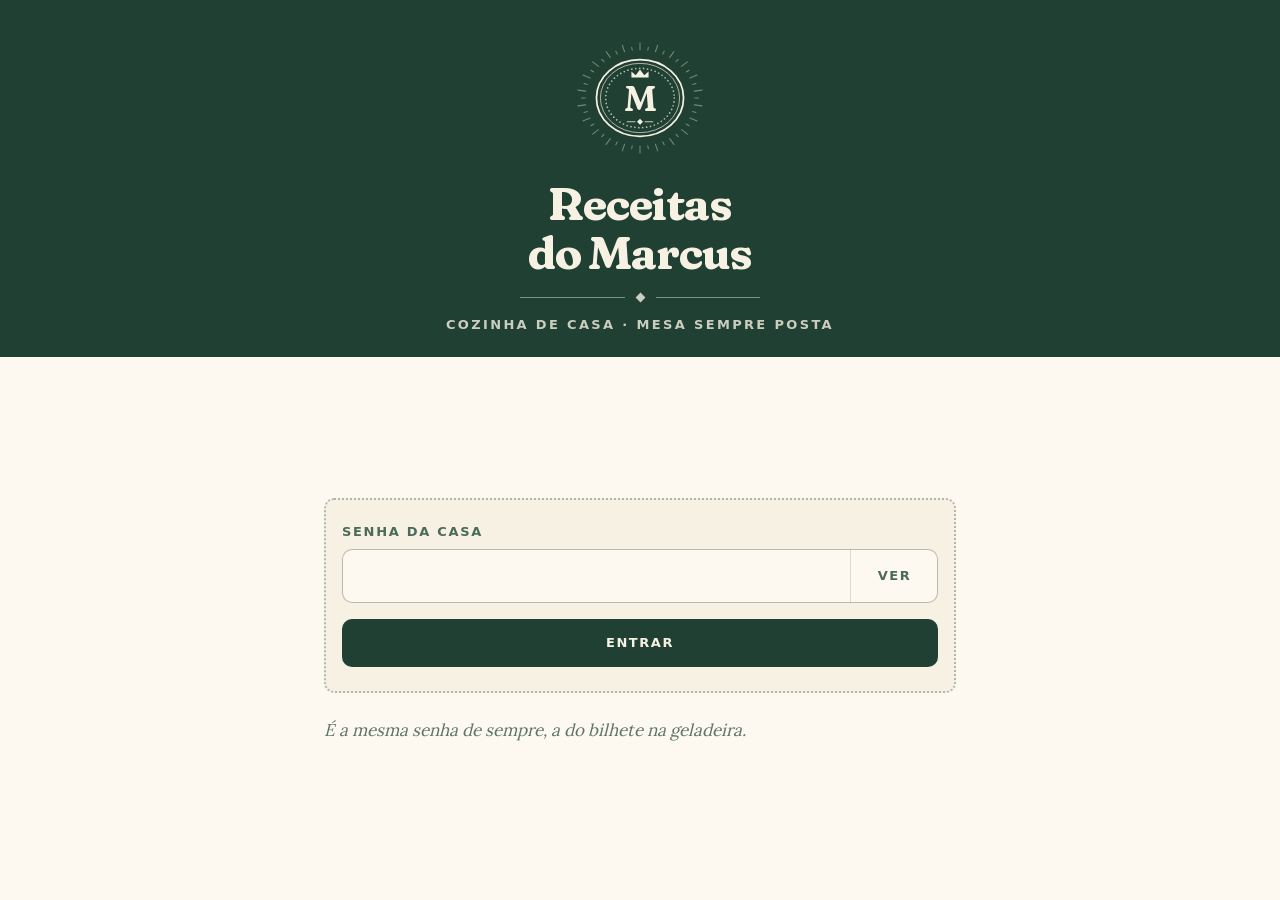
<file: index.html>
<!doctype html>
<html lang="pt-BR">
<head>
<meta charset="utf-8">
<meta name="viewport" content="width=device-width, initial-scale=1, viewport-fit=cover">
<meta name="theme-color" content="#1F4032">
<meta name="description" content="As receitas da casa, para usar na cozinha.">
<meta name="apple-mobile-web-app-capable" content="yes">
<meta name="apple-mobile-web-app-status-bar-style" content="black-translucent">
<meta name="apple-mobile-web-app-title" content="Receitas">
<title>Receitas do Marcus</title>
<link rel="manifest" href="./manifest.webmanifest">
<link rel="icon" href="./icone-192.png" sizes="192x192">
<link rel="apple-touch-icon" href="./icone-192.png">
<link rel="preload" href="./fontes/Fraunces.woff2" as="font" type="font/woff2" crossorigin>
<link rel="preload" href="./fontes/Lora.woff2" as="font" type="font/woff2" crossorigin>
<link rel="stylesheet" href="./estilo/base.css">
<link rel="stylesheet" href="./estilo/componentes.css">
<link rel="stylesheet" href="./estilo/entrada.css">
<link rel="stylesheet" href="./estilo/indice.css">
<link rel="stylesheet" href="./estilo/receita.css">
<link rel="stylesheet" href="./estilo/ingredientes.css">
<link rel="stylesheet" href="./estilo/passos.css">
<link rel="stylesheet" href="./estilo/lista.css">
<link rel="stylesheet" href="./estilo/semana.css">
<link rel="stylesheet" href="./estilo/ditado.css">
<link rel="stylesheet" href="./estilo/incluir.css">
</head>
<body>
  <main id="app" aria-live="polite"></main>
  <script type="module" src="./js/principal.js"></script>
</body>
</html>
</file>
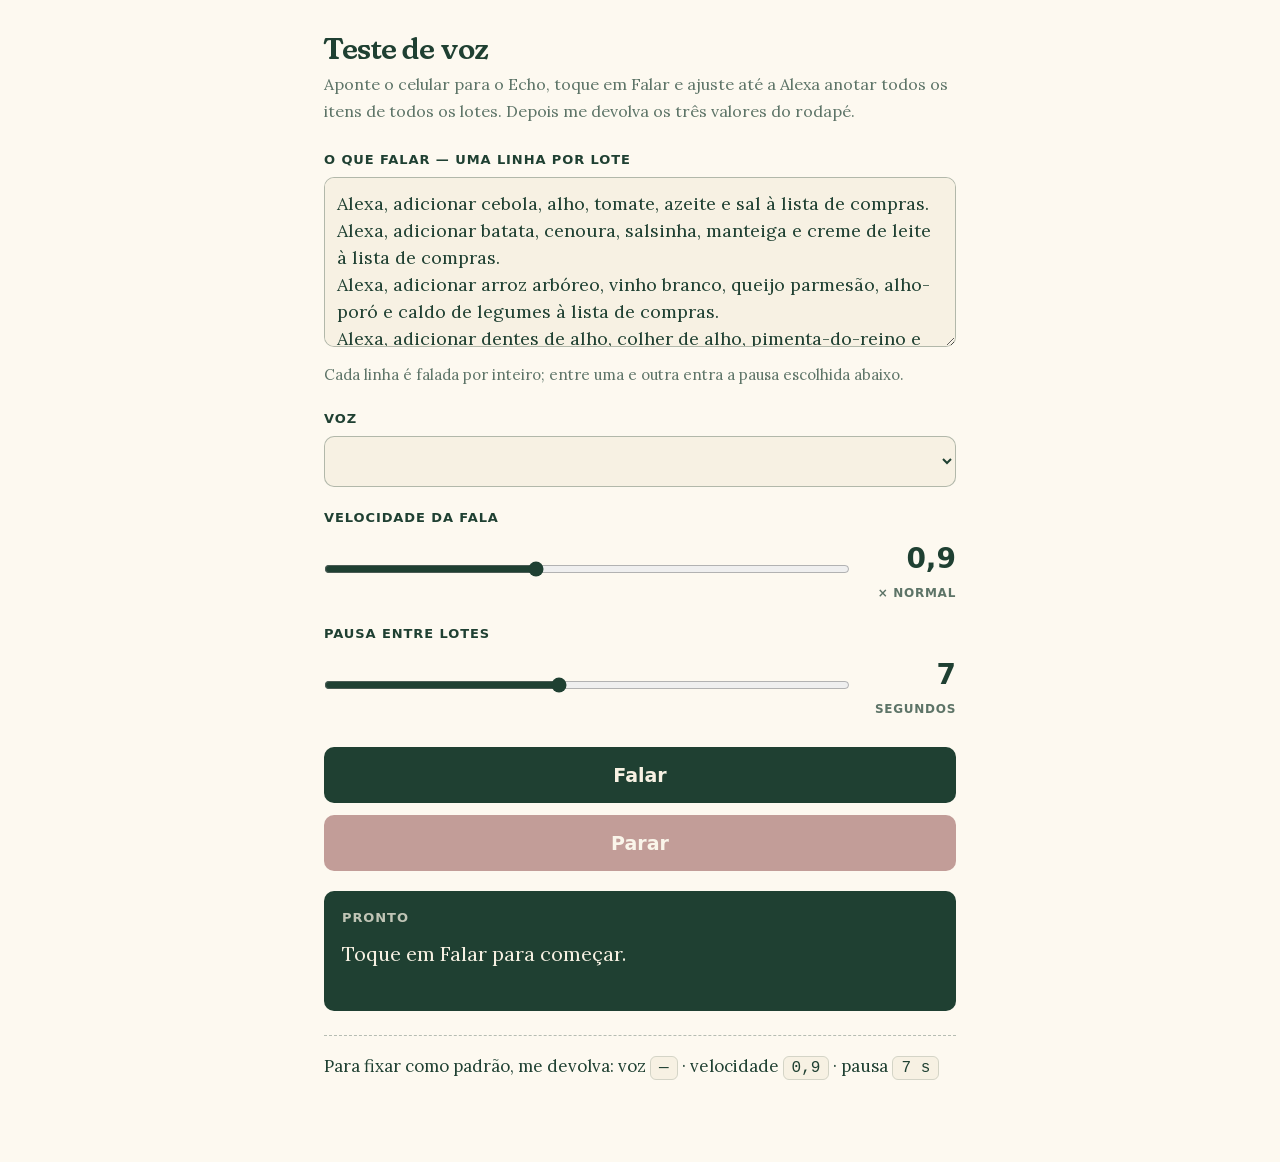
<file: teste-voz.html>
<!doctype html>
<html lang="pt-BR">
<head>
<meta charset="utf-8">
<meta name="viewport" content="width=device-width, initial-scale=1">
<title>Teste de voz — calibração contra o Echo</title>
<style>
  /* Página avulsa de calibração. Vive fora do app e morre depois do acerto:
     os três números lidos aqui viram o padrão do ditado. */
  @font-face {
    font-family: 'Fraunces';
    src: url('fontes/Fraunces.woff2') format('woff2-variations');
    font-weight: 100 900;
    font-display: swap;
  }
  @font-face {
    font-family: 'Lora';
    src: url('fontes/Lora.woff2') format('woff2-variations');
    font-weight: 400 700;
    font-display: swap;
  }

  :root {
    --papel: #f7f1e3;
    --papel-fundo: #fdf9f0;
    --verde: #1f4032;
    --verde-claro: #4a6b5a;
    --bordo: #7b2e2e;
    --linha: color-mix(in srgb, var(--verde) 16%, transparent);
    --linha-forte: color-mix(in srgb, var(--verde) 32%, transparent);
    --tinta-fraca: color-mix(in srgb, var(--verde) 72%, transparent);
  }

  * { box-sizing: border-box; }
  html { -webkit-text-size-adjust: 100%; text-size-adjust: 100%; }
  body {
    margin: 0;
    background: var(--papel-fundo);
    color: var(--verde);
    font-family: 'Lora', Georgia, serif;
    font-size: 19px;
    line-height: 1.7;
    -webkit-tap-highlight-color: transparent;
  }
  main { max-width: 42rem; margin: 0 auto; padding: 20px 20px 64px; }

  h1 {
    font-family: 'Fraunces', Georgia, serif;
    font-variation-settings: 'SOFT' 90, 'WONK' 1, 'opsz' 48;
    font-weight: 600;
    line-height: 1.15;
    letter-spacing: -0.015em;
    margin: 12px 0 4px;
    font-size: 30px;
  }
  .linha-fina { color: var(--tinta-fraca); font-size: 16px; margin: 0 0 24px; }

  .rotulo {
    font-family: ui-sans-serif, system-ui, sans-serif;
    font-size: 13px;
    font-weight: 600;
    text-transform: uppercase;
    letter-spacing: 0.07em;
    display: block;
    margin: 0 0 6px;
  }
  .campo { margin: 0 0 20px; }

  textarea, select {
    width: 100%;
    font: inherit;
    font-size: 18px;
    color: var(--verde);
    background: var(--papel);
    border: 1px solid var(--linha-forte);
    border-radius: 10px;
    padding: 12px;
  }
  textarea { min-height: 170px; line-height: 1.5; resize: vertical; }
  select { min-height: 48px; }
  .nota { font-size: 15px; color: var(--tinta-fraca); margin: 6px 0 0; }

  /* aviso de voz: só aparece quando não há voz pt-BR */
  .aviso {
    background: color-mix(in srgb, var(--bordo) 8%, var(--papel));
    border: 1px solid color-mix(in srgb, var(--bordo) 35%, transparent);
    border-radius: 10px;
    padding: 12px 14px;
    font-size: 16px;
    margin: 8px 0 0;
  }
  .aviso strong { color: var(--bordo); }
  [hidden] { display: none !important; }

  /* controles deslizantes com o número grande ao lado */
  .ajuste { display: grid; grid-template-columns: 1fr 92px; gap: 14px; align-items: center; }
  .ajuste output {
    font-family: ui-sans-serif, system-ui, sans-serif;
    font-weight: 700;
    font-size: 28px;
    text-align: right;
    font-variant-numeric: tabular-nums;
  }
  .ajuste output small {
    display: block;
    font-size: 12px;
    font-weight: 600;
    color: var(--tinta-fraca);
    text-transform: uppercase;
    letter-spacing: 0.06em;
  }
  input[type='range'] {
    width: 100%;
    height: 48px;              /* alvo de toque inteiro */
    margin: 0;
    accent-color: var(--verde);
    background: transparent;
  }

  .botoes { display: grid; gap: 12px; margin: 28px 0 20px; }
  button {
    font-family: ui-sans-serif, system-ui, sans-serif;
    font-size: 19px;
    font-weight: 700;
    min-height: 56px;
    border-radius: 10px;
    border: none;
    cursor: pointer;
  }
  .falar { background: var(--verde); color: var(--papel); }
  .parar { background: var(--bordo); color: var(--papel); }
  button:disabled { opacity: 0.45; cursor: default; }

  /* palco: o que está saindo pelo alto-falante, e a contagem da pausa */
  .palco {
    background: var(--verde);
    color: var(--papel);
    border-radius: 10px;
    padding: 16px 18px;
    min-height: 120px;
  }
  .palco .rotulo { color: color-mix(in srgb, var(--papel) 75%, transparent); margin-bottom: 8px; }
  .palco p { margin: 0; font-size: 20px; }
  .palco .contagem {
    font-family: ui-sans-serif, system-ui, sans-serif;
    font-weight: 700;
    font-size: 26px;
    margin-top: 8px;
    font-variant-numeric: tabular-nums;
  }

  /* o recibo: os três números para devolver, escritos por extenso */
  .recibo {
    margin-top: 24px;
    border-top: 1px dashed var(--linha-forte);
    padding-top: 16px;
    font-size: 17px;
  }
  .recibo code {
    font-family: ui-monospace, Consolas, monospace;
    font-size: 16px;
    background: var(--papel);
    border: 1px solid var(--linha);
    border-radius: 6px;
    padding: 2px 8px;
  }
</style>
</head>
<body>
<main>
  <h1>Teste de voz</h1>
  <p class="linha-fina">Aponte o celular para o Echo, toque em Falar e ajuste até a Alexa
    anotar todos os itens de todos os lotes. Depois me devolva os três valores do rodapé.</p>

  <div class="campo">
    <label class="rotulo" for="texto">O que falar — uma linha por lote</label>
    <textarea id="texto" spellcheck="false">Alexa, adicionar cebola, alho, tomate, azeite e sal à lista de compras.
Alexa, adicionar batata, cenoura, salsinha, manteiga e creme de leite à lista de compras.
Alexa, adicionar arroz arbóreo, vinho branco, queijo parmesão, alho-poró e caldo de legumes à lista de compras.
Alexa, adicionar dentes de alho, colher de alho, pimenta-do-reino e noz-moscada à lista de compras.</textarea>
    <p class="nota">Cada linha é falada por inteiro; entre uma e outra entra a pausa escolhida abaixo.</p>
  </div>

  <div class="campo">
    <label class="rotulo" for="voz">Voz</label>
    <select id="voz"></select>
    <p class="aviso" id="aviso-sem-pt" hidden>
      <strong>Nenhuma voz em português do Brasil neste aparelho.</strong>
      No Android: Configurações → Sistema → Idiomas → Saída de conversão de texto em voz →
      ícone de engrenagem do mecanismo do Google → Instalar dados de voz → português (Brasil).
      Depois volte aqui e recarregue a página.
    </p>
    <p class="aviso" id="aviso-sem-fala" hidden>
      <strong>Este navegador não sabe falar</strong> (não tem <code>speechSynthesis</code>).
      Abra esta página no Chrome do celular.
    </p>
  </div>

  <div class="campo">
    <span class="rotulo">Velocidade da fala</span>
    <div class="ajuste">
      <!-- 0,9 e 7 s: os números que o Echo aprovou na calibração de 14/08/2026 -->
      <input id="velocidade" type="range" min="0.7" max="1.2" step="0.05" value="0.9"
             aria-label="Velocidade da fala, de 0,7 a 1,2">
      <output id="velocidade-valor" for="velocidade"></output>
    </div>
  </div>

  <div class="campo">
    <span class="rotulo">Pausa entre lotes</span>
    <div class="ajuste">
      <input id="pausa" type="range" min="3" max="12" step="1" value="7"
             aria-label="Pausa entre lotes, de 3 a 12 segundos">
      <output id="pausa-valor" for="pausa"></output>
    </div>
  </div>

  <div class="botoes">
    <button class="falar" id="falar" type="button">Falar</button>
    <button class="parar" id="parar" type="button" disabled>Parar</button>
  </div>

  <div class="palco">
    <span class="rotulo" id="estado">Pronto</span>
    <p id="frase-atual">Toque em Falar para começar.</p>
    <p class="contagem" id="contagem" hidden></p>
  </div>

  <p class="recibo">Para fixar como padrão, me devolva:
    voz <code id="recibo-voz">—</code> ·
    velocidade <code id="recibo-velocidade">—</code> ·
    pausa <code id="recibo-pausa">—</code>
  </p>
</main>

<script>
  'use strict';

  const $ = (id) => document.getElementById(id);
  const numeroBr = (n) => n.toLocaleString('pt-BR', { minimumFractionDigits: 0, maximumFractionDigits: 2 });

  const suportado = 'speechSynthesis' in window;
  if (!suportado) {
    $('aviso-sem-fala').hidden = false;
    $('falar').disabled = true;
  }

  // ------------------------------------------------------------------ vozes
  // getVoices() costuma vir vazio na primeira chamada: escuta voiceschanged e
  // insiste algumas vezes, porque nem todo Android dispara o evento.
  const seletorVoz = $('voz');
  let vozes = [];

  function carregarVozes() {
    if (!suportado) return;
    const achadas = speechSynthesis.getVoices();
    if (!achadas.length) return;
    vozes = achadas;

    // pt-BR primeiro, depois outros portugueses, depois o resto
    const peso = (v) => (v.lang === 'pt-BR' ? 0 : v.lang && v.lang.startsWith('pt') ? 1 : 2);
    const ordenadas = [...vozes].sort((a, b) => peso(a) - peso(b) || a.name.localeCompare(b.name));

    const escolhida = seletorVoz.value;
    seletorVoz.replaceChildren(
      ...ordenadas.map((v) => {
        const opcao = document.createElement('option');
        opcao.value = v.name;
        opcao.textContent = `${v.name} — ${v.lang}${v.localService ? '' : ' (rede)'}`;
        return opcao;
      })
    );
    // mantém a escolha anterior se ela ainda existir; senão, a melhor pt
    if (escolhida && ordenadas.some((v) => v.name === escolhida)) seletorVoz.value = escolhida;

    $('aviso-sem-pt').hidden = ordenadas.length > 0 && peso(ordenadas[0]) < 2;
    atualizarRecibo();
  }

  if (suportado) {
    speechSynthesis.addEventListener('voiceschanged', carregarVozes);
    carregarVozes();
    let tentativas = 0;
    const insistencia = setInterval(() => {
      tentativas += 1;
      if (vozes.length || tentativas > 20) clearInterval(insistencia);
      else carregarVozes();
    }, 250);
  }

  // --------------------------------------------------------------- controles
  function atualizarRecibo() {
    const v = Number($('velocidade').value);
    const p = Number($('pausa').value);
    $('velocidade-valor').innerHTML = `${numeroBr(v)}<small>× normal</small>`;
    $('pausa-valor').innerHTML = `${p}<small>segundos</small>`;
    $('recibo-voz').textContent = seletorVoz.value || '—';
    $('recibo-velocidade').textContent = numeroBr(v);
    $('recibo-pausa').textContent = `${p} s`;
  }
  $('velocidade').addEventListener('input', atualizarRecibo);
  $('pausa').addEventListener('input', atualizarRecibo);
  seletorVoz.addEventListener('change', atualizarRecibo);
  atualizarRecibo();

  // ------------------------------------------------------------------ a fala
  let falando = false;
  let temporizador = null;
  let relogio = null;

  function pintarParado(texto) {
    falando = false;
    clearTimeout(temporizador);
    clearInterval(relogio);
    temporizador = relogio = null;
    $('falar').disabled = !suportado;
    $('parar').disabled = true;
    $('estado').textContent = 'Pronto';
    $('frase-atual').textContent = texto || 'Toque em Falar para começar.';
    $('contagem').hidden = true;
  }

  function falarLinha(linhas, i) {
    if (!falando) return;
    if (i >= linhas.length) {
      pintarParado('Fim. A Alexa pegou tudo?');
      return;
    }

    $('estado').textContent = `Falando — lote ${i + 1} de ${linhas.length}`;
    $('frase-atual').textContent = linhas[i];
    $('contagem').hidden = true;

    const fala = new SpeechSynthesisUtterance(linhas[i]);
    fala.lang = 'pt-BR';
    const voz = vozes.find((v) => v.name === seletorVoz.value);
    if (voz) fala.voice = voz;
    fala.rate = Number($('velocidade').value);

    const seguir = () => {
      if (!falando) return;
      if (i + 1 >= linhas.length) {
        pintarParado('Fim. A Alexa pegou tudo?');
        return;
      }
      // a pausa conta a partir do fim da fala, nunca do começo
      const pausa = Number($('pausa').value);
      let restam = pausa;
      $('estado').textContent = `Pausa — lote ${i + 2} de ${linhas.length} a caminho`;
      $('contagem').hidden = false;
      $('contagem').textContent = `${restam} s`;
      relogio = setInterval(() => {
        restam -= 1;
        $('contagem').textContent = `${Math.max(restam, 0)} s`;
      }, 1000);
      temporizador = setTimeout(() => {
        clearInterval(relogio);
        falarLinha(linhas, i + 1);
      }, pausa * 1000);
    };
    fala.onend = seguir;
    fala.onerror = (e) => {
      if (e.error === 'canceled' || e.error === 'interrupted') return;
      seguir();
    };
    speechSynthesis.speak(fala);
  }

  $('falar').addEventListener('click', () => {
    const linhas = $('texto').value.split('\n').map((l) => l.trim()).filter(Boolean);
    if (!linhas.length || falando) return;
    speechSynthesis.cancel();
    falando = true;
    $('falar').disabled = true;
    $('parar').disabled = false;
    falarLinha(linhas, 0);
  });

  $('parar').addEventListener('click', () => {
    speechSynthesis.cancel(); // corta no meio da palavra, imediatamente
    pintarParado('Parado.');
  });

  // fechar ou esconder a página cala o aparelho na hora
  document.addEventListener('visibilitychange', () => {
    if (document.hidden && falando) {
      speechSynthesis.cancel();
      pintarParado('Parado ao sair da tela.');
    }
  });
  window.addEventListener('pagehide', () => speechSynthesis.cancel());
</script>
</body>
</html>
</file>
<file: estilo/base.css>
/* Fundação: fontes, variáveis e reset.
   Os valores desta folha vêm da especificação e não são negociáveis.
   Estilo de tela fica em componentes.css. */

@font-face {
  font-family: 'Fraunces';
  src: url('../fontes/Fraunces.woff2') format('woff2-variations');
  font-weight: 100 900;
  font-display: swap;
}
@font-face {
  font-family: 'Lora';
  src: url('../fontes/Lora.woff2') format('woff2-variations');
  font-weight: 400 700;
  font-display: swap;
}

:root {
  /* paleta — valores exatos da especificação */
  --papel: #f7f1e3;
  --papel-fundo: #fdf9f0;
  --verde: #1f4032;
  --verde-claro: #4a6b5a;
  --bordo: #7b2e2e;
  --bordo-claro: #a85454;

  /* derivadas: só transparências das cores acima, nenhuma cor nova */
  --linha: color-mix(in srgb, var(--verde) 16%, transparent);
  --linha-forte: color-mix(in srgb, var(--verde) 32%, transparent);
  /* 72% é o mínimo que passa em 4,5:1 sobre os DOIS papéis (fundo 4,80 · papel 4,62).
     Estava em 62% e dava 3,69 — abaixo do legível para o rótulo de 12px e para a linha
     de observação do ingrediente, justamente o texto que se lê a um braço de distância. */
  --tinta-fraca: color-mix(in srgb, var(--verde) 72%, transparent);
  --toque: color-mix(in srgb, var(--verde) 8%, transparent);

  /* tipografia */
  --display: 'Fraunces', Georgia, 'Times New Roman', serif;
  --corpo: 'Lora', Georgia, 'Times New Roman', serif;
  /* a fonte de interface abre a lista de ingredientes e separa do corpo em prosa */
  --interface: ui-sans-serif, system-ui, -apple-system, 'Segoe UI', Roboto, sans-serif;

  /* Fraunces com o eixo SOFT alto, como manda a especificação */
  --display-eixos: 'SOFT' 90, 'WONK' 1, 'opsz' 48;

  /* mínimos de legibilidade — não reduzir */
  --tamanho-corpo: 19px;
  --entrelinha-corpo: 1.7;
  --tamanho-ingrediente: 20px;
  --alvo-toque: 48px;
  --largura-conteudo: 42rem;

  /* ritmo vertical */
  --e1: 4px;
  --e2: 8px;
  --e3: 12px;
  --e4: 16px;
  --e5: 24px;
  --e6: 32px;
  --e7: 48px;
  --e8: 64px;

  --margem: 20px;
  --raio: 10px;
}

*,
*::before,
*::after {
  box-sizing: border-box;
}

html {
  /* o aparelho fica na bancada, mais longe que a leitura normal:
     nunca deixar o sistema encolher o texto */
  -webkit-text-size-adjust: 100%;
  text-size-adjust: 100%;
}

body {
  margin: 0;
  background: var(--papel-fundo);
  color: var(--verde);
  font-family: var(--corpo);
  font-size: var(--tamanho-corpo);
  line-height: var(--entrelinha-corpo);
  font-optical-sizing: auto;
  -webkit-font-smoothing: antialiased;
  /* mão suja: nada de seleção acidental nem realce azul de toque */
  -webkit-tap-highlight-color: transparent;
  overflow-x: hidden;
}

h1,
h2,
h3 {
  font-family: var(--display);
  font-variation-settings: var(--display-eixos);
  font-weight: 600;
  line-height: 1.15;
  letter-spacing: -0.015em;
  margin: 0;
  text-wrap: balance;
}

p {
  margin: 0;
}

ul,
ol {
  margin: 0;
  padding: 0;
  list-style: none;
}

a {
  color: inherit;
  text-decoration: none;
}

button {
  font: inherit;
  color: inherit;
  background: none;
  border: none;
  padding: 0;
  cursor: pointer;
  /* todo alvo de toque respeita o mínimo */
  min-height: var(--alvo-toque);
  touch-action: manipulation;
}

input,
select {
  font: inherit;
  color: inherit;
}

img {
  max-width: 100%;
  display: block;
}

:focus-visible {
  outline: 3px solid var(--bordo-claro);
  outline-offset: 2px;
  border-radius: 3px;
}

@media (prefers-reduced-motion: reduce) {
  *,
  *::before,
  *::after {
    animation-duration: 0.01ms !important;
    animation-iteration-count: 1 !important;
    transition-duration: 0.01ms !important;
    scroll-behavior: auto !important;
  }
}

/* largura útil: o conteúdo nunca passa de 42rem e sempre respira nas bordas */
.envelope {
  width: 100%;
  max-width: var(--largura-conteudo);
  margin-inline: auto;
  padding-inline: var(--margem);
}

.falha {
  padding: var(--e8) var(--margem);
  text-align: center;
}
.falha-titulo {
  font-family: var(--display);
  font-variation-settings: var(--display-eixos);
  font-size: 24px;
  margin-bottom: var(--e3);
}
.falha-detalhe {
  color: var(--tinta-fraca);
  font-size: 16px;
  margin-bottom: var(--e5);
}

/* só para leitor de tela */
.so-leitor {
  position: absolute;
  width: 1px;
  height: 1px;
  padding: 0;
  margin: -1px;
  overflow: hidden;
  clip-path: inset(50%);
  white-space: nowrap;
}

/* aviso de carregamento — só aparece quando a montagem passa de 350ms */
.carregando {
  padding: var(--e8) var(--margem);
  text-align: center;
  color: var(--tinta-fraca);
  font-family: var(--display);
  font-variation-settings: var(--display-eixos);
  font-size: 24px;
  animation: respirar 1.6s ease-in-out infinite;
}
@keyframes respirar {
  0%, 100% { opacity: 0.45; }
  50% { opacity: 0.85; }
}
</file>
<file: estilo/componentes.css>
/* Vocabulário compartilhado entre as telas.
   Só o que precisa ser igual em todo lugar. Cada tela tem sua própria folha. */

/* ---------------------------------------------------------------- rótulo
   Sans em caixa alta, pequeno e espacejado: navegação, metadado, título de seção.
   É o contraponto às duas serifas — nunca use serifa para rótulo. */
.rotulo {
  font-family: var(--interface);
  font-size: 12px;
  font-weight: 600;
  line-height: 1.3;
  text-transform: uppercase;
  letter-spacing: 0.13em;
  color: var(--tinta-fraca);
}

/* ---------------------------------------------------------------- emoji
   A especificação exige emoji antes do ingrediente; o painel de identidade pede
   nada de ícone genérico. O acordo é este: o emoji do sistema entra dessaturado,
   virando marca pequena impressa no papel em vez de adesivo colorido. Continua
   reconhecível — alho, azeitona, queijo, sal — mas para de brigar com o bordô,
   que é o acento raro da paleta. Toda peça que mostrar emoji usa esta classe. */
.emoji {
  filter: saturate(0.32);
  font-style: normal;
  /* a fonte de emoji do sistema não é a nossa; travar aqui evita variação entre telas */
  font-family: 'Segoe UI Emoji', 'Noto Color Emoji', 'Apple Color Emoji', sans-serif;
  line-height: 1;
}

/* ---------------------------------------------------------------- ornamento
   Separação por fio, nunca por sombra. */
.fio-pontilhado {
  border: 0;
  border-top: 2px dotted var(--linha-forte);
  margin: var(--e5) 0;
}

.filete-duplo {
  border: 0;
  height: 4px;
  border-top: 1px solid var(--linha-forte);
  border-bottom: 1px solid var(--linha-forte);
  margin: var(--e5) 0;
}

/* losango centrado entre dois fios — divisor de seção */
.losango {
  display: flex;
  align-items: center;
  gap: var(--e3);
  margin: var(--e6) 0;
  color: var(--linha-forte);
}
.losango::before,
.losango::after {
  content: '';
  flex: 1;
  height: 1px;
  background: currentColor;
}
.losango::marker {
  content: '';
}
.losango span {
  width: 7px;
  height: 7px;
  background: var(--verde);
  transform: rotate(45deg);
  opacity: 0.55;
}

/* ---------------------------------------------------------------- botões
   Cor entra como bloco inteiro. Altura mínima de 48px vem do base.css. */
.botao {
  display: inline-flex;
  align-items: center;
  justify-content: center;
  gap: var(--e2);
  min-height: var(--alvo-toque);
  padding: var(--e3) var(--e5);
  border-radius: var(--raio);
  background: var(--verde);
  color: var(--papel);
  font-family: var(--interface);
  font-size: 16px;
  font-weight: 600;
  letter-spacing: 0.01em;
  text-align: center;
  transition: transform 0.12s ease, background-color 0.12s ease;
}
.botao:active {
  transform: scale(0.98);
  background: var(--verde-claro);
}

.botao-vazado {
  background: transparent;
  color: var(--verde);
  border: 1.5px solid var(--linha-forte);
}
.botao-vazado:active {
  background: var(--toque);
  transform: scale(0.98);
}

/* o acento raro — no máximo um por tela */
.botao-bordo {
  background: var(--bordo);
  color: var(--papel);
}
.botao-bordo:active {
  background: var(--bordo-claro);
}

/* ---------------------------------------------------------------- faixa
   Bloco de cor de ponta a ponta. Sangra além do envelope de propósito. */
.faixa {
  background: var(--verde);
  color: var(--papel);
  padding: var(--e4) var(--margem);
}
.faixa-bordo {
  background: var(--bordo);
  color: var(--papel);
}

/* ---------------------------------------------------------------- cartão
   Papel sobre papel, separado por fio — nunca por sombra. */
.cartao {
  background: var(--papel);
  border: 1px solid var(--linha);
  border-radius: var(--raio);
  padding: var(--e4);
}

/* ---------------------------------------------------------------- vazio */
.vazio {
  padding: var(--e8) var(--margem);
  text-align: center;
  color: var(--tinta-fraca);
}
.vazio-titulo {
  font-family: var(--display);
  font-variation-settings: var(--display-eixos);
  font-size: 24px;
  color: var(--verde);
  margin-bottom: var(--e2);
}

/* ================================================================= etiquetas
   O que a casa acha da receita, no pé dela: quem cozinha não etiqueta, e quem
   etiqueta já leu o prato inteiro. Quatro caixas independentes — nunca escolha
   única —, cada uma com o alvo de toque cheio, porque marcar acontece com a
   mão suja tanto quanto ler.
   A marca segue o mesmo desenho da lista de compras: mesma casa, mesmo gesto. */
.etiquetas {
  padding: var(--e6) var(--margem) var(--e7);
  max-width: var(--largura-conteudo);
  margin-inline: auto;
  border-top: 1px dashed var(--linha);
}
.etiquetas-titulo {
  margin-bottom: var(--e4);
}
.etiquetas-grade {
  display: grid;
  grid-template-columns: repeat(auto-fit, minmax(160px, 1fr));
  gap: var(--e2);
}
.etiqueta-caixa {
  display: flex;
  align-items: center;
  gap: var(--e3);
  min-height: var(--alvo-toque);
  padding: var(--e2) var(--e3) var(--e2) var(--e2);
  border: 1px solid var(--linha);
  border-radius: var(--raio);
  background: var(--papel);
  color: var(--tinta);
  font: inherit;
  text-align: left;
  cursor: pointer;
}
.etiqueta-marca {
  flex: none;
  display: flex;
  align-items: center;
  justify-content: center;
  width: 30px;
  height: 30px;
  border: 2px solid var(--linha-forte);
  border-radius: 6px;
  background: var(--papel-fundo);
}
.etiqueta-marca::after {
  content: '';
  width: 13px;
  height: 7px;
  border-left: 2.5px solid var(--papel);
  border-bottom: 2.5px solid var(--papel);
  transform: rotate(-45deg) translate(1px, -2px);
  opacity: 0;
}
.etiqueta-caixa[aria-pressed='true'] {
  border-color: var(--verde);
}
.etiqueta-caixa[aria-pressed='true'] .etiqueta-marca {
  background: var(--verde);
  border-color: var(--verde);
}
.etiqueta-caixa[aria-pressed='true'] .etiqueta-marca::after {
  opacity: 1;
}
.etiqueta-nome {
  font-family: var(--corpo);
  font-size: 17px;
  line-height: 1.25;
}
/* Desabilitada não é apagada: sem conta a etiqueta ainda é informação para LER,
   e o motivo de não dar para mexer vem escrito logo abaixo. */
.etiqueta-caixa:disabled {
  cursor: default;
  opacity: 0.72;
}
.etiquetas-aviso {
  margin-top: var(--e3);
  font-size: 16px;
  line-height: 1.6;
  color: var(--tinta-fraca);
  text-wrap: pretty;
}
</file>
<file: estilo/entrada.css>
/* Tela de entrada — a capa.
   Pouco conteúdo, então tudo aqui é identidade: selo a traço, Fraunces grande,
   cartão de papel com fio pontilhado. Sem sombra, sem gradiente, sem ícone genérico.

   O terço de cima é bloco verde chapado, de ponta a ponta — o mesmo topo do
   índice e da lista de compras. Abaixo dele o papel, e nele o formulário
   alinhado à esquerda, porque texto corrido centralizado faz o olho recaçar o
   começo de cada linha.

   Escala tipográfica da casa: 46 nome · 24 título de estado vazio · 19 corpo ·
   17 prosa de apoio · 13 navegação, ação e rótulo · 11 contagem. */

.entrada {
  min-height: 100vh;
  min-height: 100dvh;
  display: flex;
  flex-direction: column;
}

.entrada-conteudo {
  width: 100%;
  max-width: var(--largura-conteudo);
  margin-inline: auto;
}

/* -------------------------------------------------------------- bloco verde */
.entrada-capa {
  background: var(--verde);
  color: var(--papel);
  padding: var(--e6) var(--margem) var(--e5);
  text-align: center;
}

/* o resto respira e empurra o rodapé para baixo */
.entrada-corpo {
  flex: 1;
  display: flex;
  flex-direction: column;
  justify-content: center;
  padding: var(--e6) var(--margem) var(--e7);
}

/* ---------------------------------------------------------------- selo
   Brasão desenhado: raios, cartucho de contorno duplo, fio de pontinhos,
   coroa e o monograma da casa. Tudo em traço, nada preenchido de cor chapada. */
.entrada-selo {
  display: block;
  width: 132px;
  height: 132px;
  margin: 0 auto var(--e4);
  color: var(--papel);
}

.entrada-raio {
  stroke: currentColor;
  stroke-width: 1.6;
  stroke-linecap: round;
  opacity: 0.4;
}

.entrada-cartucho,
.entrada-cartucho-interno {
  fill: none;
  stroke: currentColor;
}
.entrada-cartucho {
  stroke-width: 2.6;
}
.entrada-cartucho-interno {
  stroke-width: 1;
}

.entrada-pontinhos {
  fill: none;
  stroke: currentColor;
  stroke-width: 2.6;
  stroke-linecap: round;
  stroke-dasharray: 0 6;
  opacity: 0.7;
}

.entrada-coroa {
  fill: currentColor;
}

.entrada-floreio line {
  stroke: currentColor;
  stroke-width: 1.2;
}
.entrada-floreio-losango {
  fill: currentColor;
}

.entrada-monograma {
  fill: currentColor;
  font-family: var(--display);
  font-variation-settings: var(--display-eixos);
  font-weight: 600;
  font-size: 54px;
  letter-spacing: 0;
}

/* ---------------------------------------------------------------- nome da casa */
.entrada-nome {
  font-size: 46px;
  font-weight: 700;
  line-height: 1.06;
  letter-spacing: -0.025em;
  margin: 0;
}
.entrada-nome span {
  display: block;
}

/* o ornamento vive sobre o verde: o fio e o losango viram papel */
.entrada-divisor {
  margin: var(--e4) auto var(--e4);
  max-width: 15rem;
  color: color-mix(in srgb, var(--papel) 45%, transparent);
}
.entrada-divisor span {
  background: var(--papel);
  opacity: 0.8;
}

.entrada-placa {
  font-size: 13px;
  letter-spacing: 0.18em;
  color: var(--papel);
  opacity: 0.8;
  margin: 0;
}

/* ---------------------------------------------------------------- cartão de papel
   Borda por fio pontilhado, como o cartão da Rummo: separação sem sombra. */
.entrada-cartao {
  padding: var(--e5) var(--e4);
  background: var(--papel);
  border: 2px dotted var(--linha-forte);
  border-radius: var(--raio);
  text-align: left;
}

.entrada-etiqueta {
  display: block;
  margin-bottom: var(--e2);
  font-size: 13px;
  color: var(--verde-claro);
}

.entrada-campo {
  position: relative;
}

/* 48px de alvo e 19px de corpo — a mesma altura do campo de busca do índice e
   da tela de escolher receitas. O iOS não dá zoom em 19px. */
.entrada-senha {
  width: 100%;
  min-height: var(--alvo-toque);
  padding: var(--e3) 96px var(--e3) var(--e4);
  font-family: var(--corpo);
  font-size: 19px;
  line-height: 1.5;
  letter-spacing: 0.04em;
  color: var(--verde);
  background: var(--papel-fundo);
  border: 1.5px solid var(--linha-forte);
  border-radius: var(--raio);
  -webkit-appearance: none;
  appearance: none;
}
/* o anel de foco é o da casa, definido uma vez em base.css */
.entrada-senha:focus {
  border-color: var(--verde);
}

/* mostrar/esconder: 48px de alvo, encostado no fio que divide o campo */
.entrada-olho {
  position: absolute;
  top: 0;
  bottom: 0;
  right: 0;
  display: flex;
  align-items: center;
  justify-content: center;
  min-height: var(--alvo-toque);
  min-width: 88px;
  padding: 0 var(--e2);
  border-left: 1px solid var(--linha);
  border-radius: 0 var(--raio) var(--raio) 0;
  font-family: var(--interface);
  font-size: 13px;
  font-weight: 600;
  text-transform: uppercase;
  letter-spacing: 0.12em;
  color: var(--verde-claro);
}
.entrada-olho:active {
  background: var(--toque);
}

/* o único bordô da tela: o recado de erro, em bloco */
.entrada-recado {
  margin-top: var(--e4);
  padding: var(--e3) var(--e4);
  background: var(--bordo);
  color: var(--papel);
  border-radius: var(--raio);
  font-size: 17px;
  line-height: 1.5;
}
.entrada-recado[hidden] {
  display: none;
}

/* o botão da casa: 13px em caixa alta espacejada, largura inteira — o mesmo
   desenho de "LISTA DE COMPRAS" no índice e de "ESCOLHER RECEITAS" na lista */
.entrada-entrar {
  display: flex;
  width: 100%;
  margin-top: var(--e4);
  font-size: 13px;
  text-transform: uppercase;
  letter-spacing: 0.12em;
}
.entrada-entrar:disabled {
  opacity: 0.65;
  cursor: default;
}

.entrada-rodape {
  margin: var(--e5) 0 0;
  font-size: 17px;
  line-height: 1.55;
  font-style: italic;
  color: var(--tinta-fraca);
}
</file>
<file: estilo/indice.css>
/* Índice A–Z — a tela inicial.
   Coluna única, ritmo constante: emoji sempre na mesma coluna, nome grande, metadado
   miúdo. O que separa os itens é o espaço; o que separa as letras é o fio pontilhado.

   Escala tipográfica da casa (a mesma nas cinco peças):
     34 título de tela · 27 título de seção · 24 título de estado vazio
     20 nome de receita/ingrediente · 19 corpo · 17 prosa de apoio
     16 âncora e título de grupo · 13 navegação, ação e rótulo · 11 contagem e legenda

   Toda tela abre com o mesmo topo: faixa verde chapada de ponta a ponta, rótulo em
   sans miúdo, nome em Fraunces no papel, e uma linha de contexto. É o mesmo topo da
   lista de compras e da capa de entrada. */

.indice {
  --indice-busca-altura: 73px; /* 48 do campo + 12 de folga em cima e embaixo + fio */
  width: 100%;
  max-width: var(--largura-conteudo);
  margin-inline: auto;
  /* espaço para o rodapé fixo não cobrir a última receita */
  padding-bottom: calc(84px + env(safe-area-inset-bottom, 0px) + var(--e6));
}

/* ------------------------------------------------------------------- capa
   Bloco verde chapado de ponta a ponta — o mesmo topo da lista de compras e da
   capa de entrada. Cor em bloco, como manda o painel, e nunca duas vezes na
   mesma rolagem: o rodapé fixo é de papel. */
.indice-capa {
  background: var(--verde);
  color: var(--papel);
  padding: var(--e5) var(--margem);
}
.indice-capa .rotulo {
  font-size: 13px;
  color: var(--papel);
  opacity: 0.75;
}
.indice-titulo {
  font-size: 34px;
  margin: var(--e2) 0 var(--e3);
  color: var(--papel);
}
.indice-capa-sub {
  font-family: var(--corpo);
  font-size: 17px;
  line-height: 1.5;
  color: var(--papel);
  opacity: 0.86;
}

/* ------------------------------------------------------------------ busca
   Fica grudada no topo: dá para procurar sem voltar a rolagem toda. */
.indice-busca {
  position: sticky;
  top: 0;
  z-index: 4;
  background: var(--papel-fundo);
  padding: var(--e3) var(--margem);
  border-bottom: 1px solid var(--linha);
}
.indice-busca-campo {
  position: relative;
}
.indice-campo {
  width: 100%;
  height: var(--alvo-toque);
  padding: 0 var(--alvo-toque) 0 var(--e4);
  background: var(--papel);
  border: 1.5px solid var(--linha-forte);
  border-radius: var(--raio);
  font-family: var(--corpo);
  font-size: 19px;
  line-height: 1.2;
  color: var(--verde);
  -webkit-appearance: none;
  appearance: none;
}
.indice-campo::placeholder {
  color: var(--tinta-fraca);
}
.indice-campo::-webkit-search-cancel-button,
.indice-campo::-webkit-search-decoration {
  -webkit-appearance: none;
  appearance: none;
}
.indice-busca-limpar {
  position: absolute;
  top: 0;
  right: 0;
  width: var(--alvo-toque);
  height: var(--alvo-toque);
  min-height: var(--alvo-toque);
  font-family: var(--corpo);
  font-size: 27px;
  line-height: 1;
  color: var(--tinta-fraca);
  border-radius: var(--raio);
}
.indice-busca-limpar:active {
  background: var(--toque);
}

/* -------------------------------------------------------- cabeçalho de letra
   Também gruda, logo abaixo da busca: dá para saber em que letra se está. */
.indice-grupo {
  scroll-margin-top: var(--indice-busca-altura);
}
.indice-letra {
  position: sticky;
  top: var(--indice-busca-altura);
  z-index: 3;
  display: flex;
  align-items: center;
  gap: var(--e3);
  background: var(--papel-fundo);
  padding: var(--e5) var(--margem) var(--e2);
  font-size: 13px; /* o glifo tem tamanho próprio; isso é só a linha */
}
.indice-letra-glifo {
  font-family: var(--display);
  font-variation-settings: var(--display-eixos);
  font-size: 27px;
  line-height: 1;
  letter-spacing: 0.02em;
}
.indice-letra-fio {
  flex: 1;
  height: 0;
  border-top: 2px dotted var(--linha-forte);
}
.indice-letra-conta {
  font-size: 11px;
}

/* ------------------------------------------------------------------- item */
.indice-item {
  display: grid;
  grid-template-columns: 30px 1fr;
  gap: var(--e3);
  align-items: baseline;
  min-height: var(--alvo-toque);
  padding: var(--e3) var(--margem);
}
.indice-item:active {
  background: var(--toque);
}
/* o emoji é ornamento tipográfico, um ponto abaixo do nome — a mesma medida da
   lista de ingredientes, para o mesmo enfeite não ter dois tamanhos no app */
.indice-item-emoji {
  font-size: 18px;
  line-height: 1.35;
  text-align: center;
}
.indice-item-texto {
  display: block;
  min-width: 0;
}
.indice-item-nome {
  display: block;
  font-family: var(--corpo);
  font-size: 20px;
  font-weight: 500;
  line-height: 1.25;
  letter-spacing: -0.005em;
}
.indice-item-meta {
  display: block;
  margin-top: var(--e1);
  font-size: 11px;
  letter-spacing: 0.14em;
}

/* ------------------------------------------------------- resultado da busca */
.indice-resumo {
  padding: var(--e5) var(--margem) var(--e2);
  font-size: 11px;
}
.indice-grupo-busca {
  border-top: 2px dotted var(--linha-forte);
  margin: 0 var(--margem);
  padding-top: var(--e2);
}
.indice-grupo-busca .indice-item {
  margin-inline: calc(var(--margem) * -1);
}

/* ---------------------------------------------------------- busca sem achado
   Alinhado à esquerda, como o estado vazio da lista de compras: parágrafo de
   três linhas centralizado obriga o olho a recaçar o começo de cada linha. */
.indice-vazio {
  padding: var(--e7) var(--margem) var(--e6);
  text-align: left;
}
.indice-vazio .vazio-titulo {
  font-size: 24px;
  line-height: 1.15;
}
.indice-vazio-texto {
  font-family: var(--corpo);
  font-size: 17px;
  line-height: 1.55;
  margin: var(--e2) 0 var(--e5);
}
.indice-vazio-botao {
  display: flex;
  width: 100%;
  font-size: 13px;
  text-transform: uppercase;
  letter-spacing: 0.12em;
}

/* -------------------------------------------------------------- rodapé fixo
   Gaveta de letras empilhada sobre a barra: as duas moram no alcance do polegar. */
.indice-rodape {
  position: fixed;
  left: 0;
  right: 0;
  bottom: 0;
  z-index: 6;
}

.indice-barra {
  background: var(--papel);
  border-top: 3px double var(--linha-forte);
  padding: var(--e3) var(--margem);
  padding-bottom: calc(var(--e3) + env(safe-area-inset-bottom, 0px));
}
.indice-barra-interna {
  display: flex;
  gap: var(--e2);
  max-width: var(--largura-conteudo);
  margin-inline: auto;
}
.indice-barra .botao {
  font-size: 13px;
  text-transform: uppercase;
  letter-spacing: 0.12em;
  padding-inline: var(--e3);
}
.indice-barra .indice-barra-letras {
  letter-spacing: 0.18em;
}
/* "+" e A–Z dividem a mesma largura e encolhem juntos; a lista de compras fica com o
   que o texto pede (nunca quebra) e os dois cedem o resto em telas estreitas. */
.indice-barra .indice-barra-incluir,
.indice-barra .indice-barra-letras {
  flex: 0 1 108px;
  min-width: 56px;
}
.indice-barra .indice-barra-lista {
  flex: 1 0 auto;
  white-space: nowrap;
}
@media (max-width: 449px) {
  .indice-barra .indice-barra-lista {
    letter-spacing: 0.05em;
    padding-inline: 10px;
  }
}
.indice-mais {
  position: relative;
  display: block;
  width: 18px;
  height: 18px;
}
.indice-mais::before,
.indice-mais::after {
  content: '';
  position: absolute;
  background: currentColor;
  border-radius: 1px;
}
.indice-mais::before { left: 0; right: 0; top: 50%; height: 2.5px; transform: translateY(-50%); }
.indice-mais::after { top: 0; bottom: 0; left: 50%; width: 2.5px; transform: translateX(-50%); }

/* ------------------------------------------------------------ gaveta de letras */
.indice-veu {
  position: fixed;
  inset: 0;
  z-index: 5;
  background: color-mix(in srgb, var(--verde) 55%, transparent);
}

.indice-gaveta {
  background: var(--papel);
  border-top: 3px double var(--linha-forte);
  padding: var(--e3) var(--margem) var(--e4);
  animation: indice-subir 0.16s ease-out;
}
@keyframes indice-subir {
  from {
    transform: translateY(16px);
    opacity: 0;
  }
}
.indice-gaveta-topo {
  display: flex;
  align-items: center;
  gap: var(--e2);
  max-width: var(--largura-conteudo);
  margin: 0 auto var(--e3);
}
.indice-gaveta-topo .rotulo {
  flex: 1;
  font-size: 13px;
}
.indice-gaveta-acao {
  min-height: var(--alvo-toque);
  padding-inline: var(--e3);
  font-family: var(--interface);
  font-size: 13px;
  font-weight: 600;
  text-transform: uppercase;
  letter-spacing: 0.12em;
  color: var(--verde);
  border-radius: var(--raio);
}
.indice-gaveta-acao:active {
  background: var(--toque);
}
.indice-gaveta-grade {
  display: grid;
  grid-template-columns: repeat(4, 1fr);
  gap: var(--e2);
  max-width: var(--largura-conteudo);
  margin-inline: auto;
}
.indice-gaveta-letra {
  display: flex;
  flex-direction: column;
  align-items: center;
  justify-content: center;
  gap: 1px;
  min-height: 56px;
  background: var(--papel-fundo);
  border: 1px solid var(--linha);
  border-radius: var(--raio);
}
.indice-gaveta-glifo {
  font-family: var(--display);
  font-variation-settings: var(--display-eixos);
  font-size: 20px;
  line-height: 1;
}
.indice-gaveta-conta {
  font-family: var(--interface);
  font-size: 11px;
  font-weight: 600;
  letter-spacing: 0.1em;
  color: var(--tinta-fraca);
}
.indice-gaveta-letra:active,
.indice-gaveta-letra[aria-current='true'] {
  background: var(--verde);
  border-color: var(--verde);
  color: var(--papel);
}
.indice-gaveta-letra:active .indice-gaveta-conta,
.indice-gaveta-letra[aria-current='true'] .indice-gaveta-conta {
  color: var(--papel);
  opacity: 0.7;
}

/* ------------------------------------------------- fechar o caderno (sair)
   Fica no fim da rolagem, longe do polegar que navega: sair apaga a senha e não
   é navegação. O espaço embaixo é a folga da barra fixa do rodapé. */
.indice-fecho {
  padding: var(--e6) var(--margem) calc(var(--e8) + var(--e7));
  max-width: var(--largura-conteudo);
  margin-inline: auto;
}
.indice-fecho-nota {
  font-size: 16px;
  line-height: 1.6;
  color: var(--tinta-fraca);
  margin-bottom: var(--e4);
  text-wrap: pretty;
}
.indice-fecho-botao {
  width: 100%;
}
.indice-fecho-confirmando {
  border-color: var(--bordo);
  color: var(--bordo);
}

/* ------------------------------------------------- conta da casa (só editar)
   Vizinha do "Sair" e pelo mesmo motivo: é ajuste de casa, não navegação de
   cozinha. Fica acima dele porque entrar é construtivo e sair é destrutivo —
   o polegar que desce encontra primeiro o que não estraga nada.
   O fio pontilhado em cima separa das receitas sem cortar a página. */
.indice-conta {
  padding: var(--e5) var(--margem) 0;
  max-width: var(--largura-conteudo);
  margin-inline: auto;
  border-top: 1px dashed var(--linha);
  display: flex;
  flex-direction: column;
  gap: var(--e3);
  align-items: flex-start;
}
.indice-conta:empty {
  border-top: 0;
  padding: 0;
}
.indice-conta-email {
  font-size: 16px;
  color: var(--verde);
  word-break: break-all;
}
.indice-conta-aviso {
  font-size: 16px;
  line-height: 1.6;
  color: var(--tinta-fraca);
  text-wrap: pretty;
}
.indice-conta-botao {
  width: 100%;
  min-height: var(--alvo-toque);
}

/* -------------------------------------------------------- filtros de etiqueta
   Uma fita rolável logo abaixo da busca: são quatro hoje, mas a fita aguenta
   mais sem empurrar o índice para baixo. Uma ligada por vez. */
.indice-filtros {
  display: flex;
  gap: var(--e2);
  padding: 0 var(--margem) var(--e4);
  max-width: var(--largura-conteudo);
  margin-inline: auto;
  overflow-x: auto;
  scrollbar-width: none;
}
.indice-filtros::-webkit-scrollbar {
  display: none;
}
.indice-filtro {
  flex: none;
  min-height: 40px;
  padding: 0 var(--e4);
  border: 1px solid var(--linha);
  border-radius: 999px;
  background: var(--papel);
  color: var(--tinta-fraca);
  font-family: var(--interface);
  font-size: 15px;
  white-space: nowrap;
  cursor: pointer;
}
.indice-filtro[aria-pressed='true'] {
  background: var(--verde);
  border-color: var(--verde);
  color: var(--papel);
}

/* ------------------------------------------------------- destaque do cardápio
   O caminho para o menu da semana nasce na capa, acima de tudo: montar a semana
   é coisa de sentar e planejar, não de cozinha com uma mão. A barra do polegar
   continua com o A–Z e a lista de compras, que são de uso diário. */
.indice-destaque {
  display: flex;
  align-items: center;
  justify-content: space-between;
  gap: var(--e3);
  margin-top: var(--e5);
  padding: var(--e3) var(--e4);
  min-height: var(--alvo-toque);
  border: 1px solid var(--papel);
  border-radius: var(--raio);
  background: rgba(253, 249, 240, 0.12);
  color: var(--papel);
  text-decoration: none;
}
.indice-destaque-texto {
  display: flex;
  flex-direction: column;
  gap: 2px;
  min-width: 0;
}
.indice-destaque-nome {
  font-family: var(--display);
  font-variation-settings: var(--display-eixos);
  font-size: 19px;
  font-weight: 600;
  line-height: 1.2;
}
.indice-destaque-sub {
  font-family: var(--interface);
  font-size: 13px;
  line-height: 1.35;
  opacity: 0.85;
  text-wrap: pretty;
}
.indice-destaque-seta {
  flex: none;
  width: 10px;
  height: 10px;
  border-right: 2px solid currentColor;
  border-top: 2px solid currentColor;
  transform: rotate(45deg);
}
</file>
<file: estilo/receita.css>
/* Cabeçalho da receita — folha da peça `js/componentes/cabecalho.js`.
   Nada aqui alcança .ingredientes nem .passos: cada peça tem a sua folha.

   Orçamento de altura: o NYT gasta quase uma tela inteira antes do primeiro
   ingrediente. Aqui o topo (voltar + modo cozinha) cabe em uma faixa de 48px,
   os metadados em uma linha só, e o controle de porções — que é o que mais
   importa com a panela no fogo — fica na base, encostado nos ingredientes.

   Escala tipográfica da casa: 34 título de tela · 27 numeral do controle ·
   19 corpo · 17 prosa de apoio · 13 navegação, ação e metadado · 11 legenda. */

.cabecalho-receita {
  max-width: var(--largura-conteudo);
  margin-inline: auto;
  padding-bottom: var(--e3);
}

/* ------------------------------------------------------------------ topo
   Faixa verde chapada de ponta a ponta, como a que abre o índice e a lista de
   compras: as três telas começam do mesmo jeito e o caminho de saída está
   sempre no mesmo canto. Duas pontas: voltar à esquerda, modo cozinha à
   direita. A faixa não custa altura nenhuma — a linha já existia. */
.cabecalho-receita-topo {
  display: flex;
  align-items: center;
  justify-content: space-between;
  gap: var(--e3);
  background: var(--verde);
  color: var(--papel);
  padding: var(--e2) var(--margem);
}

.cabecalho-receita-voltar {
  display: inline-flex;
  align-items: center;
  gap: var(--e2);
  min-height: var(--alvo-toque);
  margin-left: -6px;
  padding-inline: 6px;
  font-family: var(--interface);
  font-size: 13px;
  font-weight: 600;
  text-transform: uppercase;
  letter-spacing: 0.13em;
  color: var(--papel);
  border-radius: var(--raio);
}
.cabecalho-receita-voltar:active {
  background: var(--verde-claro);
}

/* seta desenhada, não ícone de biblioteca nem emoji */
.cabecalho-receita-seta {
  width: 9px;
  height: 9px;
  border-left: 2px solid currentColor;
  border-bottom: 2px solid currentColor;
  transform: rotate(45deg);
}

/* modo cozinha: vazado sobre o verde quando desligado, bloco de papel chapado
   quando ligado. De um braço de distância a diferença é o bloco de cor. */
.cabecalho-receita-cozinha {
  display: inline-flex;
  align-items: center;
  gap: var(--e2);
  min-height: var(--alvo-toque);
  padding-inline: var(--e4);
  border: 1.5px solid color-mix(in srgb, var(--papel) 45%, transparent);
  border-radius: var(--raio);
  font-family: var(--interface);
  font-size: 13px;
  font-weight: 600;
  text-transform: uppercase;
  letter-spacing: 0.1em;
  color: var(--papel);
  transition: background-color 0.12s ease, color 0.12s ease;
}
.cabecalho-receita-cozinha:active {
  background: var(--verde-claro);
}
.cabecalho-receita-cozinha[aria-pressed='true'] {
  background: var(--papel);
  border-color: var(--papel);
  color: var(--verde);
}
.cabecalho-receita-cozinha[aria-pressed='true']:active {
  background: var(--papel-fundo);
}

/* losango vazado/cheio: o mesmo ornamento da casa servindo de lâmpada */
.cabecalho-receita-luz {
  width: 9px;
  height: 9px;
  border: 2px solid currentColor;
  transform: rotate(45deg);
}
.cabecalho-receita-cozinha[aria-pressed='true'] .cabecalho-receita-luz {
  background: currentColor;
}

/* ------------------------------------------------------------------ nome
   O elemento mais forte da tela. Fraunces grande, entrelinha curta. */
.cabecalho-receita-titulo {
  padding-inline: var(--margem);
  margin-top: var(--e4);
  font-size: 34px;
  line-height: 1.06;
  letter-spacing: -0.02em;
  font-variation-settings: 'SOFT' 90, 'WONK' 1, 'opsz' 72;
}

/* --------------------------------------------------------------- metadados
   Uma linha corrida em vez do bloco tabular do NYT: mesma informação,
   um sexto da altura. Losango miúdo separando. */
.cabecalho-receita-meta {
  display: flex;
  flex-wrap: wrap;
  align-items: center;
  padding-inline: var(--margem);
  margin-top: var(--e2);
  font-size: 13px;
}
.cabecalho-receita-meta span {
  display: inline-flex;
  align-items: center;
}
/* o losango fica preso ao item anterior: quando a linha quebra, o ornamento
   sobra no fim da linha de cima e nunca abre a de baixo */
.cabecalho-receita-meta span:not(:last-child)::after {
  content: '';
  width: 5px;
  height: 5px;
  background: currentColor;
  transform: rotate(45deg);
  margin-inline: var(--e3);
  opacity: 0.55;
}

/* ----------------------------------------------------------------- recado
   O acento raro: o ÚNICO bordô da tela de receita. Sangra de ponta a ponta como
   a faixa de aviso do Florian — bordô entra como bloco, nunca como fio nem como
   texto colorido solto. Por isso o passo de agora, que também reivindicava o
   bordô, passou a marcar-se em verde: numa receita com nota os dois apareciam
   juntos e o orçamento de bordô da tela é um. */
.cabecalho-receita-nota {
  margin-top: var(--e4);
  font-size: var(--tamanho-corpo);
  line-height: 1.5;
}

/* ---------------------------------------------------------------- porções
   Faixa de papel entre dois fios. Botões de 76×60 encostados nas pontas:
   com a mão suja o polegar acerta sem mirar, e o número fica no meio,
   longe de ser tocado sem querer. */
.cabecalho-receita-porcoes {
  display: flex;
  align-items: stretch;
  margin-top: var(--e4);
  background: var(--papel);
  border-top: 1px solid var(--linha-forte);
  border-bottom: 1px solid var(--linha-forte);
}

.cabecalho-receita-botao {
  flex: 0 0 76px;
  min-height: 60px;
  display: flex;
  align-items: center;
  justify-content: center;
  color: var(--verde);
  border-inline: 1px solid var(--linha);
  transition: background-color 0.1s ease;
}
.cabecalho-receita-botao:first-child {
  border-inline-start: 0;
}
.cabecalho-receita-botao:last-child {
  border-inline-end: 0;
}
.cabecalho-receita-botao:active {
  background: var(--toque);
}
.cabecalho-receita-botao:disabled {
  opacity: 0.28;
  cursor: default;
}
.cabecalho-receita-sinal {
  font-family: var(--interface);
  font-size: 27px;
  font-weight: 600;
  line-height: 1;
}

.cabecalho-receita-medida {
  flex: 1;
  display: flex;
  flex-direction: column;
  align-items: center;
  justify-content: center;
  gap: var(--e1);
  padding-block: var(--e2);
  text-align: center;
}
.cabecalho-receita-legenda {
  font-size: 11px;
}
.cabecalho-receita-valor {
  display: flex;
  align-items: baseline;
  gap: var(--e2);
  font-family: var(--interface);
  font-size: 17px;
  font-weight: 600;
  line-height: 1.1;
  color: var(--verde);
}
.cabecalho-receita-valor strong {
  font-size: 27px;
  font-weight: 700;
}

/* linha de honestidade: quanto a receita rende, de onde vem esse número e por
   quanto ele multiplica. É prosa, e prosa da casa é Lora — a mesma voz e a
   mesma medida da linha de contexto do índice e do estado vazio da lista. */
.cabecalho-receita-dica {
  padding-inline: var(--margem);
  margin-top: var(--e3);
  font-family: var(--corpo);
  font-size: 17px;
  line-height: 1.5;
  color: var(--tinta-fraca);
}

/* a fonte da receita: uma linha de rodapé, no mesmo tom de rótulo das etiquetas —
   quem cozinha não precisa dela, quem quer conferir a origem a acha no fim. */
.receita-fonte {
  max-width: var(--largura-conteudo);
  margin-inline: auto;
  padding: var(--e4) var(--margem) var(--e7);
  text-transform: none;
  letter-spacing: 0.04em;
}
.receita-fonte a {
  display: inline-block;
  min-height: var(--alvo-toque);
  line-height: var(--alvo-toque);
  color: var(--tinta-fraca);
  text-decoration: underline;
  text-underline-offset: 3px;
}
</file>
<file: estilo/ingredientes.css>
/* Ingredientes — folha da peça `js/componentes/ingredientes.js`.
   Nada aqui alcança .cabecalho-receita nem .passos.

   A regra da barra: uma linha por ingrediente, respiro grande entre elas,
   quantidade sempre no mesmo lugar, fonte de interface, e NENHUM marcador,
   zebrado, filete ou caixa dentro da lista. O que separa é o espaço.

   Os únicos fios da peça são os do lado de fora da lista: um sob o título da
   seção e um entre grupos. Ornamento onde ele organiza, nunca onde ele
   atrapalha a descida do olho.

   Escala tipográfica da casa: 27 título de seção · 20 ingrediente ·
   17 qualificador · 16 título de grupo · 13 ação e sarjeta · 11 contagem. */

.ingredientes {
  position: relative; /* âncora da régua que mede a coluna */
  margin-block: var(--e6) var(--e7);
  font-family: var(--interface);
  /* largura da coluna de quantidade: o JS mede a maior da receita */
  --coluna-medida: 100px;
  /* sarjeta do número + respiro até a quantidade */
  --sarjeta: 16px;
  --vao: 7px;
}

/* ------------------------------------------------------------------ cabeça
   Título e contagem na mesma linha, como o "Yield" da barra — mesma
   informação, uma fração da altura. */
.ingredientes-cabeca {
  display: flex;
  flex-wrap: wrap;
  align-items: baseline;
  justify-content: space-between;
  gap: var(--e1) var(--e3);
}

.ingredientes-titulo {
  font-size: 27px;
}

.ingredientes-resumo {
  font-size: 11px;
  white-space: nowrap;
}

.ingredientes-fio {
  margin: var(--e3) 0 0;
}

/* ------------------------------------------------------------------- grupo
   Só aparece quando a receita traz subtítulo. Sans em caixa alta, como todo
   rótulo da casa, mas com o peso do verde cheio — é divisão de conteúdo,
   não metadado. */
.ingredientes-grupo {
  font-family: var(--interface);
  /* a mesma medida da âncora do passo: as duas são caixa alta que organiza uma
     lista longa, e o app não precisa de dois tamanhos para o mesmo papel */
  font-size: 16px;
  font-weight: 700;
  line-height: 1.3;
  letter-spacing: 0.1em;
  text-transform: uppercase;
  color: var(--verde);
  margin-top: var(--e5);
}
.ingredientes-fio-grupo {
  margin: var(--e6) 0 0;
}

/* -------------------------------------------------------------------- lista */
.ingredientes-lista {
  margin-top: var(--e4);
}

/* o respiro entre linhas é metade espaço morto e metade alvo de toque:
   o vão que o olho lê como linha em branco também é área que o polegar acerta */
.ingredientes-item + .ingredientes-item {
  margin-top: var(--e2);
}

.ingredientes-linha {
  display: grid;
  grid-template-columns: var(--sarjeta) var(--coluna-medida) 1fr;
  column-gap: var(--vao);
  align-items: baseline;
  width: calc(100% + 2 * var(--e2));
  margin-inline: calc(-1 * var(--e2));
  padding: var(--e2);
  min-height: var(--alvo-toque);
  border-radius: var(--raio);
  text-align: start;
  color: var(--verde);
  transition: background-color 0.12s ease;
}
.ingredientes-linha:active {
  background: var(--toque);
}

/* ------------------------------------------------------------------ sarjeta
   O número é endereço, não marcador: miúdo, apagado, alinhado à direita e
   encostado na quantidade. Some do caminho e continua contando. */
.ingredientes-numero {
  font-size: 13px;
  font-weight: 600;
  line-height: 1.6;
  text-align: right;
  color: var(--tinta-fraca);
  font-variant-numeric: tabular-nums;
}

/* --------------------------------------------------------------- quantidade
   A coluna que o olho desce. Borda esquerda reta e largura medida pelo JS: a
   coluna nasce da maior quantidade da receita, com um teto — quatro de cada
   cinco itens do acervo cabem em uma linha, e as unidades compridas do
   português ("2 colheres (sopa)") preferem dobrar dentro da coluna a roubar
   metade do nome do ingrediente. */
.ingredientes-medida {
  font-size: var(--tamanho-ingrediente);
  font-weight: 600;
  line-height: 1.3;
  font-variant-numeric: tabular-nums;
  overflow-wrap: break-word;
}

/* "a gosto" e "o quanto baste" não são medida: mesmo lugar, outro peso.
   Não escalam com as porções, e a lista mostra isso sem precisar avisar. */
.ingredientes-sem-medida {
  font-weight: 400;
  font-style: italic;
  color: var(--tinta-fraca);
}

/* régua invisível: mede a maior quantidade sem entrar na página */
.ingredientes-regua {
  position: absolute;
  top: 0;
  left: 0;
  visibility: hidden;
  white-space: nowrap;
  pointer-events: none;
}

/* -------------------------------------------------------------------- nome
   Recuo pendurado: o emoji ocupa uma caixa de largura fixa e a segunda linha
   volta para onde o NOME começa — nunca para debaixo do emoji. Item de duas
   linhas não entorta a coluna. */
.ingredientes-texto {
  display: block;
  padding-left: 26px;
  font-size: var(--tamanho-ingrediente);
  line-height: 1.3;
  overflow-wrap: break-word;
}

/* o emoji é ornamento tipográfico da lista: contido numa caixa de largura fixa
   que ele não passa, um ponto menor que o nome, sem cor nem peso próprios.
   A margem negativa o pendura no recuo — o nome, e tudo que vier depois dele,
   começa sempre na mesma vertical. */
.ingredientes-emoji {
  display: inline-block;
  width: 26px;
  margin-left: -26px;
  font-size: 18px;
  font-style: normal;
}

.ingredientes-nome {
  text-decoration-thickness: 2px;
  text-underline-offset: 3px;
}

/* o qualificador precisa aparecer sem competir: linha própria embaixo do nome,
   menor e mais fraca, alinhada com o nome. Fora da linha do nome ele nunca
   empurra o ingrediente para a quebra. */
.ingredientes-obs {
  display: block;
  margin-top: 1px;
  font-size: 17px;
  line-height: 1.35;
  color: var(--tinta-fraca);
}

/* ------------------------------------------------------------------ marcado
   Mão suja na bancada: um toque na linha inteira risca o item já pego. O
   número dá lugar ao tique — a sarjeta continua informando. */
.ingredientes-linha[aria-pressed='true'] .ingredientes-medida,
.ingredientes-linha[aria-pressed='true'] .ingredientes-texto {
  color: var(--tinta-fraca);
}
.ingredientes-linha[aria-pressed='true'] .ingredientes-nome {
  text-decoration: line-through;
}
.ingredientes-linha[aria-pressed='true'] .ingredientes-medida {
  text-decoration: line-through;
  text-decoration-thickness: 2px;
}
.ingredientes-linha[aria-pressed='true'] .ingredientes-emoji {
  opacity: 0.4;
}
.ingredientes-linha[aria-pressed='true'] .ingredientes-numero {
  font-size: 0;
}
.ingredientes-linha[aria-pressed='true'] .ingredientes-numero::after {
  content: '✓';
  font-size: 13px;
  font-weight: 700;
  color: var(--verde);
}

/* ---------------------------------------------------------------- desmarcar
   Só existe depois que alguma coisa foi marcada. Discreto de propósito: é
   conserto, não ação principal. */
.ingredientes-limpar {
  display: inline-flex;
  align-items: center;
  min-height: var(--alvo-toque);
  margin-top: var(--e3);
  margin-inline-start: calc(-1 * var(--e2));
  padding-inline: var(--e2);
  border-radius: var(--raio);
  font-family: var(--interface);
  /* a ação miúda da casa: 13px em caixa alta espacejada, como a da lista */
  font-size: 13px;
  font-weight: 600;
  text-transform: uppercase;
  letter-spacing: 0.12em;
  color: var(--tinta-fraca);
  text-decoration: underline;
  text-decoration-style: dotted;
  text-underline-offset: 5px;
}
.ingredientes-limpar[hidden] {
  display: none;
}
.ingredientes-limpar:active {
  background: var(--toque);
  color: var(--verde);
}

.ingredientes-nenhum {
  margin-top: var(--e3);
  font-family: var(--interface);
  font-size: 17px;
  color: var(--tinta-fraca);
}
</file>
<file: estilo/passos.css>
/* Passos do preparo.

   Sem numeração — regra da especificação. No lugar do número, cada passo tem
   uma ÂNCORA NOMEADA: o verbo que ele manda fazer, em caixa alta espacejada da
   fonte de interface ("DOURAR O BACON", "JUNTAR A CEBOLA"). Diferente em cada
   passo, curta o bastante para caber numa linha e para ser guardada de cabeça,
   e grande o bastante para o olho voltar da panela e pousar nela de um braço de
   distância. Quando a frase não rende rótulo, o passo fica sem ele e o resto do
   desenho continua de pé.

   Ritmo: dentro do passo, entrelinha de 1,7. Entre um passo e o seguinte, um
   respiro de cerca de 67px de tinta a tinta — duas linhas em branco, que é a
   medida da referência. É esse degrau que deixa reencontrar o começo do passo.

   Sarjeta de 22px à esquerda, com três estados na mesma casa:
     a fazer  → losango vazado
     agora    → filete verde de corpo inteiro, com campo de papel atrás do texto
     feito    → losango cheio e texto apagado

   O filete de "agora" era bordô. Numa receita com nota ele aparecia junto com a
   faixa bordô do cabeçalho, e o orçamento da casa é de um bordô por tela: o
   bordô ficou com a faixa, que é bloco de cor de ponta a ponta, e o filete —
   que é fio, não bloco — passou ao verde.

   Escala tipográfica da casa: 27 título de seção · 19 corpo · 17 prosa de apoio
   · 16 âncora do passo · 13 ação e rótulo de progresso.

   Nada de sombra, nada de gradiente, nenhum hexadecimal novo. */

.passos {
  /* a casa da marca, à esquerda do texto */
  --sarjeta: 22px;
  /* texto do passo já cumprido: apagado, mas ainda legível na bancada */
  --passo-apagado: color-mix(in srgb, var(--verde) 72%, transparent);
  padding-bottom: var(--e7);
}

.passos-divisor {
  margin-block: var(--e6);
}

.passos-titulo {
  font-size: 27px;
  margin-bottom: var(--e3);
}

/* quanto falta, em palavra: leitura de progresso sem contar losango e sem
   numerar passo nenhum */
.passos-falta {
  font-family: var(--interface);
  font-size: 13px;
  font-weight: 700;
  line-height: 1.4;
  letter-spacing: 0.12em;
  text-transform: uppercase;
  color: var(--verde);
  margin-bottom: var(--e2);
}

/* microcópia de descoberta: fica sempre, para a lista nunca dar salto embaixo
   do dedo no momento em que a pessoa marca o primeiro passo. No corpo e no
   verde do corpo — a bancada fica longe demais para cinza pequeno. */
.passos-dica {
  font-size: 17px;
  line-height: 1.5;
  color: var(--verde);
  margin-bottom: var(--e6);
}

.passos-sem {
  font-size: 17px;
  color: var(--tinta-fraca);
  margin-top: var(--e4);
}

/* ------------------------------------------------------------------ o passo */

/* o degrau de respiro: duas linhas em branco de tinta a tinta, a medida da
   referência — mais do que o dobro da entrelinha de dentro do passo */
.passo {
  position: relative;
}
.passo + .passo {
  margin-top: var(--e7);
}

/* o alvo de toque é o passo inteiro — nada de caixinha ao lado da prosa */
.passo-toque {
  position: relative;
  display: block;
  width: 100%;
  min-height: var(--alvo-toque);
  margin: 0;
  padding: var(--e4) var(--e2) var(--e4) var(--sarjeta);
  border-radius: var(--raio);
  background: transparent;
  text-align: left;
  font-family: var(--corpo);
  font-size: var(--tamanho-corpo);
  line-height: var(--entrelinha-corpo);
  font-weight: 400;
  color: var(--verde);
  /* mão suja na bancada: um toque não deve selecionar texto */
  -webkit-user-select: none;
  user-select: none;
  transition: background-color 0.14s ease, color 0.14s ease;
}

/* ----------------------------------------------------------------- a âncora */

.passo-rotulo {
  display: block;
  font-family: var(--interface);
  /* menor que o corpo em pontos, maior que ele em tinta: caixa alta e negrito
     dão à âncora a mancha que o olho acha de longe */
  font-size: 16px;
  font-weight: 700;
  line-height: 1.3;
  letter-spacing: 0.1em;
  text-transform: uppercase;
  margin-bottom: var(--e1);
  /* o rótulo é uma linha só; se não couber, quebra sem cortar palavra */
  text-wrap: balance;
}

.passo-texto {
  display: block;
  /* prosa de cozinha: nada de hifenizar, a palavra inteira lê mais rápido */
  hyphens: manual;
}

/* ---------------------------------------------------------------- a marca */

.passo-marca {
  position: absolute;
  left: 1px;
  /* centro do losango na altura do rótulo */
  top: calc(var(--e4) + var(--e1));
  width: 10px;
  height: 10px;
  border: 1.5px solid var(--linha-forte);
  background: transparent;
  transform: rotate(45deg);
  transition: background-color 0.16s ease, border-color 0.16s ease, transform 0.16s ease;
}

/* passo sem rótulo: o losango desce para a altura da primeira linha do texto */
.passo-sem-rotulo .passo-marca {
  top: calc(var(--e4) + 11px);
}

/* ------------------------------------------------------------------ feito */

.passo-feito .passo-toque {
  color: var(--passo-apagado);
}
.passo-feito .passo-marca {
  background: var(--verde);
  border-color: var(--verde);
}

/* trilho pontilhado na sarjeta: emenda um passo feito no outro e desenha, do
   alto até o filete bordô, exatamente o trecho que já ficou para trás.
   Marca o estado sem tirar contraste do texto. */
.passo-feito::before {
  content: '';
  position: absolute;
  left: 5px;
  top: calc(var(--e7) / -2);
  bottom: calc(var(--e7) / -2);
  border-left: 2px dotted var(--linha-forte);
}
.passo-feito:first-child::before {
  top: var(--e2);
}
.passo-feito:last-child::before {
  bottom: var(--e2);
}

/* ------------------------------------------------------------------ agora
   onde eu parei: campo de papel atrás do texto e filete verde de corpo inteiro
   na sarjeta. O bordô da tela de receita é da faixa de recado do cabeçalho. */

.passo-agora .passo-toque {
  background: var(--papel);
}
.passo-agora .passo-marca {
  left: 4px;
  top: var(--e3);
  bottom: var(--e3);
  width: 4px;
  height: auto;
  border: 0;
  border-radius: 2px;
  background: var(--verde);
  transform: none;
}

/* ------------------------------------------------------------------ toque */

.passo .passo-toque:active {
  background: var(--toque);
}

/* ----------------------------------------------------------------- rodapé */

.passos-rodape {
  display: flex;
  margin-top: var(--e6);
}
.passos-rodape[hidden] {
  display: none;
}

/* o botão da casa: 13px em caixa alta espacejada, como no índice e na lista */
.passos-recomecar {
  font-size: 13px;
  text-transform: uppercase;
  letter-spacing: 0.12em;
  padding-inline: var(--e5);
}
</file>
<file: estilo/lista.css>
/* Lista de compras — duas visões na mesma rota.

   COMPRAR: a tela do mercado. Os itens vêm na ordem da caminhada pelos corredores,
   a faixa de progresso gruda no topo e A LINHA É UMA LINHA: marca, nome e, numa
   coluna de largura fixa à direita, a quantidade. Nada mais — nem emoji: o painel
   de identidade proíbe gradiente, brilho e sombra 3D, e é exatamente disso que o
   emoji do sistema é feito. O agrupamento por corredor faz o trabalho que ele
   tentava fazer, e o espaço volta para o nome.

   A coluna da quantidade tem largura fixa e o NÚMERO alinhado à esquerda dela: é o
   número que o olho persegue no corredor, então é ele que fica no trilho, e não a
   palavra da unidade. O resto — de qual receita veio, por que a fração subiu, quem
   pede a gosto — mora atrás de um toque na coluna inteira, que é a única parte da
   linha com fio pontilhado embaixo.

   ESCOLHER: toma a tela inteira, com cabeçalho grudento e barra fixa no polegar.

   Cor entra em bloco: faixa verde no topo, barra verde no rodapé. O bordô aparece
   uma vez só, no botão que apaga a lista inteira — a única ação sem volta da tela.
   Quando o ditado está aberto ele traz o PARAR, que é bordô por direito próprio
   (emergência, e o maior alvo da peça); nesse momento o "apagar" cede o acento e
   fica de contorno neutro, para o orçamento de um bordô por tela continuar de pé.

   Escala tipográfica da casa, a mesma das outras telas:
     46 nome da casa · 34 título de tela · 27 título de seção e sinal de passo
     24 título de estado vazio · 20 nome de item · 19 corpo · 18 número da coluna
     17 prosa de apoio · 16 unidade e nota · 13 navegação, ação e rótulo
     11 contagem e legenda. Nenhum tamanho fora dessa lista. */

.lista {
  width: 100%;
  max-width: var(--largura-conteudo);
  margin-inline: auto;
  /* altura da faixa de progresso: os cabeçalhos de corredor grudam logo abaixo dela */
  --fita: 52px;
  /* a lista respira menos nas bordas do que os blocos de texto: cada pixel devolvido
     à margem é um pixel roubado do nome do item, que é o que se lê no corredor */
  --margem-item: 16px;
  /* de onde começa o nome: margem + marca + respiro */
  --recuo-nome: 70px;
  /* a coluna dos números: largura fixa, sempre a mesma, para o olho descer reto */
  --coluna-medida: 96px;
  /* calha entre o nome e a coluna — nunca menos que isto, ou as duas coisas
     passam a ler como uma frase corrida ("Farinha de trigo tipo 00 500 g") */
  --calha-medida: 24px;
  /* o alvo tocável da quantidade: a coluna inteira, com calha e margem dentro */
  --alvo-medida: calc(var(--coluna-medida) + var(--calha-medida) + var(--margem-item));
}

/* ------------------------------------------------------------------- faixa
   O bloco verde de ponta a ponta: volta, título e contagem. */
.lista-faixa {
  background: var(--verde);
  color: var(--papel);
  padding: var(--e2) var(--margem) var(--e5);
}

.lista-voltar {
  display: inline-flex;
  align-items: center;
  gap: var(--e2);
  min-height: var(--alvo-toque);
  margin-left: -6px;
  padding-inline: 6px;
  border-radius: var(--raio);
  color: var(--papel);
  font-family: var(--interface);
  /* o mesmo "voltar" da receita: mesma palavra, mesmo canto, mesmo peso, 13px */
  font-size: 13px;
  font-weight: 600;
  text-transform: uppercase;
  letter-spacing: 0.13em;
}
.lista-voltar:active {
  background: var(--verde-claro);
}
.lista-voltar-seta {
  width: 9px;
  height: 9px;
  border-left: 2px solid currentColor;
  border-bottom: 2px solid currentColor;
  transform: rotate(45deg);
}

.lista-titulo {
  font-size: 34px;
  margin-top: var(--e2);
  color: var(--papel);
}

/* a linha de contexto da capa verde: o mesmo desenho do índice */
.lista-faixa-conta {
  margin-top: var(--e2);
  color: var(--papel);
  opacity: 0.75;
  font-size: 13px;
}

/* -------------------------------------------------------------- fita fixa
   No mercado, quanto falta e o caminho de volta não podem ficar 3.600px acima.
   44px de informação + 8px de barra: gruda no topo e desce junto com a rolagem. */
.lista-fita {
  position: sticky;
  top: 0;
  z-index: 5;
  background: var(--papel);
}
.lista-fita[hidden] {
  display: none;
}
.lista-fita-linha {
  display: flex;
  align-items: center;
  gap: var(--e3);
  min-height: 44px;
  padding: 0 var(--margem);
}
.lista-fita-conta {
  flex: 1;
  min-width: 0;
  font-size: 13px;
  color: var(--verde);
  letter-spacing: 0.11em;
}
.lista-fita-atalho {
  position: relative;
  display: inline-flex;
  align-items: center;
  gap: var(--e2);
  min-height: 44px;
  margin-right: -8px;
  padding-inline: var(--e2);
  border-radius: var(--raio);
  color: var(--verde);
  font-family: var(--interface);
  font-size: 13px;
  font-weight: 600;
  text-transform: uppercase;
  letter-spacing: 0.12em;
}
/* o alvo de toque passa de 48px sem engordar a faixa */
.lista-fita-atalho::before {
  content: '';
  position: absolute;
  inset: -4px -8px;
}
.lista-fita-atalho:active {
  background: var(--toque);
}
/* Aponta para a DIREITA, e é a única seta da tela que aponta para lá. O "‹" da
   faixa verde quer dizer "sair desta tela" — em toda tela do app. Este atalho não
   sai: ele entra na visão de escolher receitas. Duas setas iguais com destinos
   opostos era a costura mais barata de desfazer da peça. */
.lista-fita-seta {
  width: 8px;
  height: 8px;
  border-top: 2px solid currentColor;
  border-right: 2px solid currentColor;
  transform: rotate(45deg);
}

/* barra de progresso: dois blocos chapados, sem gradiente, de ponta a ponta */
.lista-trilho {
  height: 8px;
  background: var(--papel-fundo);
  border-top: 1px solid var(--linha);
  overflow: hidden;
}
.lista-trilho-cheio {
  display: block;
  height: 100%;
  width: 0;
  background: var(--verde);
  transition: width 0.18s ease;
}

/* ------------------------------------------------------------------- dobra
   Cabeçalho de bloco que abre e fecha. O mesmo desenho em toda a tela, para que
   uma seta apontando para baixo signifique sempre a mesma coisa. */
.lista-dobra {
  display: flex;
  align-items: center;
  gap: var(--e3);
  width: 100%;
  min-height: 52px;
  padding: 0 var(--margem);
  text-align: left;
}
.lista-dobra:active {
  background: var(--linha);
}
.lista-dobra-titulo {
  flex: 1;
  min-width: 0;
  font-size: 13px;
  color: var(--verde);
  letter-spacing: 0.14em;
}
/* contagem sempre com a palavra junto: "5" sozinho ao lado de um título não diz
   de quê, e no mercado ninguém para para adivinhar */
.lista-dobra-conta {
  font-family: var(--interface);
  font-size: 13px;
  font-weight: 700;
  line-height: 1.2;
  letter-spacing: 0.08em;
  text-transform: uppercase;
  white-space: nowrap;
  color: var(--tinta-fraca);
  font-variant-numeric: tabular-nums;
}
.lista-dobra-seta {
  flex: 0 0 auto;
  width: 10px;
  height: 10px;
  border-right: 2px solid var(--verde);
  border-bottom: 2px solid var(--verde);
  transform: rotate(45deg) translate(-2px, -2px);
}
.lista-dobra[aria-expanded='true'] .lista-dobra-seta {
  transform: rotate(-135deg) translate(-3px, 3px);
}
/* botão de largura inteira que revela um bloco grande (o ditado) */
.lista-dobra-larga {
  display: flex;
  width: 100%;
  margin-top: var(--e5);
  font-size: 13px;
  text-transform: uppercase;
  letter-spacing: 0.12em;
}
/* Aberto, ele vira contorno. Fechar o ditado é a ação menor da hora — o comando
   que importa passa a ser o "Começar a ditar" de dentro do painel. E tira um dos
   três blocos verdes que se empilhavam no rodapé: sobra o palco e o botão dele. */
.lista-dobra-larga[aria-expanded='true'] {
  background: transparent;
  color: var(--verde);
  border: 1.5px solid var(--linha-forte);
}
.lista-dobra-larga[aria-expanded='true']:active {
  background: var(--toque);
  color: var(--verde);
}

/* ------------------------------------------------------- receitas e porções
   Era um parágrafo de cinco linhas em versalete, ilegível e sem nenhum comando.
   Virou uma dobra fechada: no mercado ninguém precisa dela, e quem precisa mudar
   as porções de uma receita já escolhida faz isso aqui, sem sair da tela.

   E, por isso mesmo, desceu para o rodapé. Empilhada no topo ela era a TERCEIRA
   faixa de chrome antes do primeiro item — faixa verde, fita de progresso e ela —
   numa tela cuja pergunta é "o que falta pegar". No rodapé fica junto das outras
   duas coisas que só se fazem em casa: ditar a lista e apagá-la.
   O rodapé já tem margem lateral; a faixa volta a sangrar de ponta a ponta para
   continuar sendo a mesma dobra das outras. */
.lista-fontes {
  margin-inline: calc(var(--margem) * -1);
  background: var(--papel);
  border-top: 1px solid var(--linha);
  border-bottom: 1px solid var(--linha);
}
.lista-fontes[hidden] {
  display: none;
}
.lista-fontes-cabecalho {
  padding: var(--e2) var(--margem) 0;
  font-size: 11px;
  text-align: right;
}
.lista-fonte {
  display: flex;
  align-items: center;
  gap: var(--e3);
  min-height: 60px;
  padding: var(--e2) var(--margem);
  border-top: 1px solid var(--linha);
}
.lista-fonte:first-child {
  border-top: 0;
}
.lista-fonte-nome {
  flex: 1;
  min-width: 0;
  font-family: var(--corpo);
  font-size: 19px;
  line-height: 1.25;
}
.lista-fonte-passos {
  flex: 0 0 auto;
  display: flex;
  align-items: center;
  gap: var(--e1);
}
.lista-fonte-passo {
  width: var(--alvo-toque);
  height: var(--alvo-toque);
  min-height: var(--alvo-toque);
  background: var(--papel-fundo);
  border: 1.5px solid var(--linha-forte);
  border-radius: var(--raio);
  font-family: var(--interface);
  /* o mesmo sinal de mais/menos do controle de porções da receita: 27px em toda
     parte. Eram três tamanhos para o mesmo glifo no app (22, 24 e 27). */
  font-size: 27px;
  line-height: 1;
}
.lista-fonte-passo:active {
  background: var(--verde);
  border-color: var(--verde);
  color: var(--papel);
}
.lista-fonte-valor {
  min-width: 32px;
  text-align: center;
  font-family: var(--interface);
  font-size: 19px;
  font-weight: 700;
  font-variant-numeric: tabular-nums;
}
.lista-fontes-botao {
  display: flex;
  width: calc(100% - var(--margem) * 2);
  margin: var(--e3) var(--margem) var(--e5);
  font-size: 13px;
  text-transform: uppercase;
  letter-spacing: 0.12em;
}

/* --------------------------------------------------------------- corredor
   A ordem de caminhada do mercado. O cabeçalho gruda logo abaixo da fita. */
.lista-corredor-cabeca {
  position: sticky;
  top: var(--fita);
  z-index: 3;
  display: flex;
  align-items: center;
  justify-content: space-between;
  gap: var(--e3);
  min-height: 36px;
  padding: var(--e2) var(--margem-item);
  background: var(--papel);
  border-top: 1px solid var(--linha-forte);
  border-bottom: 1px solid var(--linha-forte);
}
.lista-corredor-nome {
  font-size: 13px;
  color: var(--verde);
  letter-spacing: 0.16em;
}
/* uma leitura só, nos dois estados: quantos ainda faltam pegar neste corredor */
.lista-corredor-conta {
  flex: 0 0 auto;
  font-size: 11px;
  letter-spacing: 0.1em;
  white-space: nowrap;
  font-variant-numeric: tabular-nums;
}

.lista-tudo-pronto {
  padding: var(--e7) var(--margem);
  font-family: var(--corpo);
  font-size: 19px;
  color: var(--tinta-fraca);
}

/* ------------------------------------------------------------- item da lista
   Uma linha, uma leitura: NOME à esquerda, QUANTIDADE à direita, e o olho desce
   pela coluna sem reler. Dois alvos, os dois altos: o grande põe no carrinho, o
   da quantidade abre o detalhe. */
.lista-item {
  display: grid;
  /* minmax(0,…) e não 1fr puro: nome comprido não pode empurrar a coluna dos
     números para fora dos 390px */
  grid-template-columns: minmax(0, 1fr) var(--alvo-medida);
  align-items: stretch;
}
.lista-item + .lista-item {
  border-top: 1px solid var(--linha);
}

.lista-item-alvo {
  display: grid;
  grid-template-columns: 46px minmax(0, 1fr);
  column-gap: var(--e2);
  align-items: center;
  min-height: 64px;
  padding: var(--e2) 0 var(--e2) var(--margem-item);
  text-align: left;
}
/* realce de toque — o dedo não tem hover */
.lista-item-alvo:active {
  background: var(--linha);
}

/* marca de conferido — a mesma nas duas visões */
.lista-marca {
  display: flex;
  align-items: center;
  justify-content: center;
  width: 46px;
  height: 46px;
  border: 2px solid var(--linha-forte);
  border-radius: 7px;
  background: var(--papel-fundo);
}
.lista-marca::after {
  content: '';
  width: 20px;
  height: 10px;
  border-left: 3px solid var(--papel);
  border-bottom: 3px solid var(--papel);
  transform: rotate(-45deg) translate(2px, -3px);
  opacity: 0;
}
.lista-marca-media {
  width: 30px;
  height: 30px;
  border-radius: 6px;
}
.lista-marca-media::after {
  width: 13px;
  height: 7px;
  border-left-width: 2.5px;
  border-bottom-width: 2.5px;
  transform: rotate(-45deg) translate(1px, -2px);
}

/* O nome nunca parte palavra: os hifens já vêm não separáveis do JS, e aqui a
   quebra fica proibida em qualquer lugar que não seja um espaço. */
.lista-item-nome {
  min-width: 0;
  font-family: var(--corpo);
  font-size: var(--tamanho-ingrediente);
  font-weight: 500;
  line-height: 1.25;
  overflow-wrap: normal;
  word-break: normal;
  hyphens: none;
  -webkit-hyphens: none;
}

/* ------- a quantidade, e a porta do detalhe
   O alvo é a coluna inteira: 136px de largura por 64px de altura, altura cheia da
   linha. Antes era só o texto — em "Limão tahiti 1" isso dava 20px colados no alvo
   de marcar, e errar para a esquerda punha o item no carrinho. */
.lista-item-medida {
  display: flex;
  flex-direction: column;
  align-items: flex-start;
  justify-content: center;
  min-height: 64px;
  padding: var(--e2) var(--margem-item) var(--e2) var(--calha-medida);
  text-align: left;
}
.lista-item-medida:active {
  background: var(--linha);
}
.lista-item-bloco {
  display: flex;
  flex-direction: column;
  align-items: flex-start;
  max-width: var(--coluna-medida);
}
.lista-item-valor {
  display: flex;
  flex-wrap: wrap;
  align-items: baseline;
  column-gap: 4px;
  row-gap: 0;
  max-width: var(--coluna-medida);
  /* fio pontilhado: a única marca de "tem mais coisa aqui dentro" da linha —
     e agora ele aparece também no bloco de várias medidas, que é justamente o
     item que mais precisa de explicação */
  padding-bottom: 3px;
  border-bottom: 2px dotted var(--linha-forte);
}
.lista-item-aberto .lista-item-valor {
  border-bottom-style: solid;
  border-bottom-color: var(--verde);
}
/* O que a conta fez com o número, escrito — nunca em símbolo. Mora DENTRO da caixa
   da quantidade, em linha própria acima do fio pontilhado e no mesmo eixo do
   número: pendurado embaixo do fio ele transbordava o eixo direito da unidade e
   ficava órfão, solto da coisa que explica. */
.lista-item-aviso {
  flex: 0 0 100%;
  max-width: var(--coluna-medida);
  margin-top: 2px;
  font-family: var(--interface);
  font-size: 11px;
  font-weight: 600;
  line-height: 1.25;
  text-transform: uppercase;
  letter-spacing: 0.06em;
  /* Fica em 11px de propósito: é o menor degrau da escala, e a 13px a palavra
     "ARREDONDADO" estoura os 96px da coluna e quebra em duas linhas, desmontando
     o eixo de números. Em vez de crescer, ganha tinta — verde-claro dá 5,64:1
     contra o papel, acima do alvo, e a anotação para de sumir. */
  color: var(--verde-claro);
}
.lista-item-num {
  font-family: var(--interface);
  font-size: 18px;
  font-weight: 700;
  line-height: 1.2;
  font-variant-numeric: tabular-nums;
}
.lista-item-un {
  font-family: var(--interface);
  font-size: 16px;
  font-weight: 600;
  line-height: 1.2;
  color: var(--tinta-fraca);
  /* unidade comprida desce para a linha de baixo em vez de estourar a coluna */
  overflow-wrap: break-word;
}
/* "a gosto" não é número: fica claro que não há o que pesar */
.lista-item-livre {
  font-family: var(--interface);
  font-size: 13px;
  font-weight: 600;
  line-height: 1.2;
  text-transform: uppercase;
  letter-spacing: 0.1em;
  color: var(--tinta-fraca);
}

/* Mesmo item, medidas que não se somam: um nome só e as medidas empilhadas, as
   duas do mesmo tamanho e do mesmo peso — são dois pares iguais, não uma
   principal e uma nota de rodapé. Nada é convertido: peso continua peso, volume
   continua volume.

   O bloco fica NA COLUNA DOS NÚMEROS, e não recuado sob o nome. Antes, Cebola e
   Sal desciam as medidas para x≈70 enquanto os outros 26 números começavam todos
   em x≈278: dois buracos no único eixo que a tela tem. O filete vertical continua
   sendo a marca de "aqui são duas", agora encostado na calha da coluna. */
.lista-item-pilha {
  grid-row: 1;
  grid-column: 2;
  display: flex;
  flex-direction: column;
  align-items: flex-start;
  justify-content: center;
  gap: var(--e2);
  min-height: 64px;
  /* 2 de filete + 22 de calha = os mesmos 24px de calha da medida única, e o
     número cai no mesmo x que o das outras linhas */
  padding: var(--e2) var(--margem-item) var(--e2) 22px;
  border-left: 2px solid var(--linha-forte);
  text-align: left;
}
.lista-item-pilha:active {
  background: var(--linha);
}
.lista-item-aberto .lista-item-pilha {
  border-left-color: var(--verde);
}

/* ------- riscado de verdade: o item pego apaga e a linha recua. Sem o recuo,
   marca e nome ficavam no mesmo x dos não marcados e o risco era a única
   diferença — dentro do corredor, o degrau é o que separa.

   O RISCO É NO NOME, NUNCA NO NÚMERO. Riscado, "1,4 kg" lia "1;4" e "300 ml"
   virava "300 mI": reler a quantidade de um item já pego custava mais do que
   reler o nome, e é justamente a quantidade que se confere na frente da
   prateleira. O número desbota, e é o desbotar que diz que já foi. */
.lista-corpo .lista-item-marcado .lista-item-alvo {
  padding-left: calc(var(--margem-item) + 14px);
}

.lista-item-marcado .lista-marca {
  background: var(--verde);
  border-color: var(--verde);
}
.lista-item-marcado .lista-marca::after {
  opacity: 1;
}
.lista-item-marcado .lista-item-nome {
  color: var(--tinta-fraca);
  font-weight: 400;
  text-decoration: line-through;
  text-decoration-thickness: 1.5px;
}
.lista-item-marcado .lista-item-num,
.lista-item-marcado .lista-item-un,
.lista-item-marcado .lista-item-livre,
.lista-item-marcado .lista-item-aviso {
  color: var(--tinta-fraca);
}
.lista-item-marcado .lista-item-num {
  font-weight: 500;
}
.lista-item-marcado .lista-item-valor {
  border-bottom-color: var(--linha);
}
.lista-item-marcado .lista-item-pilha {
  border-left-color: var(--linha);
}

/* ------- o detalhe: o que serve em casa e é ruído no mercado.
   O fundo é papel — o mais quente da paleta —, e não um véu de tinta que puxava
   para o cinza frio: é a única superfície do app que não sai do papel. */
.lista-item-detalhe {
  grid-column: 1 / -1;
  padding: var(--e2) var(--margem-item) var(--e4) var(--recuo-nome);
  background: var(--papel);
  border-top: 1px solid var(--linha);
  border-bottom: 1px solid var(--linha);
}
.lista-item-detalhe-topo {
  display: flex;
  align-items: center;
  justify-content: space-between;
  gap: var(--e3);
}
.lista-item-detalhe-rotulo {
  font-size: 11px;
  color: var(--verde);
}
/* abrir sem porta de saída visível obriga a caçar a quantidade de novo */
.lista-item-fechar {
  flex: 0 0 auto;
  margin-inline: 0;
}
.lista-item-fontes {
  margin-top: var(--e2);
}
/* O painel que EXPLICA a coluna era o único lugar da tela que não a respeitava:
   alinhava as quantidades à direita, contra o x≈278 de todas as outras. Agora é
   grade, e a coluna da direita tem a mesma largura da coluna de medidas — as
   quantidades caem no mesmo trilho do resto da lista. */
.lista-item-fonte {
  display: grid;
  grid-template-columns: minmax(0, 1fr) var(--coluna-medida);
  align-items: baseline;
  column-gap: var(--e3);
  font-family: var(--corpo);
  font-size: 17px;
  line-height: 1.45;
}
.lista-item-fonte + .lista-item-fonte {
  margin-top: var(--e1);
}
.lista-item-fonte-nome {
  min-width: 0;
}
.lista-item-fonte-medida {
  font-family: var(--interface);
  font-size: 16px;
  font-weight: 600;
  text-align: left;
}
/* sem medida ao lado não há coluna a respeitar: o nome usa a linha toda */
.lista-item-fonte-simples {
  display: block;
}
.lista-item-nota {
  margin-top: var(--e2);
  font-family: var(--corpo);
  font-size: 16px;
  line-height: 1.5;
  color: var(--tinta-fraca);
}

/* ------------------------------------------------------- já no carrinho
   Começa recolhido: no mercado a pergunta é o que falta, não o que já foi.
   E marcar não empurra a lista — o item só desce para cá quando a rolagem para. */
.lista-feitos {
  margin-top: var(--e6);
  border-top: 4px double var(--linha-forte);
  background: var(--papel);
}
.lista-feitos[hidden] {
  display: none;
}
.lista-feitos-itens {
  border-top: 1px solid var(--linha);
}
/* Linha já comprada é registro, não tarefa: comprime o espaço em volta e o nome
   desce para o corpo de 19px. Dez linhas de 65px ocupavam mais tela do que a
   seção de perecíveis que ainda falta comprar.

   O que NÃO comprime é a caixa de marcar: ela era 46px no corredor e 30px aqui
   dentro, e é o mesmo controle fazendo a mesma coisa — desmarcar o que foi pego
   por engano é tão comum quanto marcar. Tamanho único, 46px nos dois lugares. */
.lista-feitos-itens .lista-item-alvo {
  min-height: var(--alvo-toque);
  padding-block: var(--e1);
}
.lista-feitos-itens .lista-item-nome {
  font-size: var(--tamanho-corpo);
  line-height: 1.2;
}
.lista-feitos-itens .lista-item-medida {
  min-height: var(--alvo-toque);
  padding-block: var(--e1);
}
.lista-feitos-itens .lista-item-num {
  font-size: 16px;
}
.lista-feitos-itens .lista-item-un,
.lista-feitos-itens .lista-item-livre {
  font-size: 13px;
}
.lista-feitos-itens .lista-item-pilha {
  min-height: var(--alvo-toque);
  gap: var(--e1);
  padding-block: var(--e1);
}
.lista-feitos-rodape {
  padding: var(--e4) var(--margem) var(--e5);
  border-top: 1px solid var(--linha);
}
/* era versalete sem contorno e sem fundo, com o desenho de um título de seção:
   lia como cabeçalho e agia como comando destrutivo. Agora é botão. */
.lista-feitos-tirar {
  display: flex;
  width: 100%;
  margin-bottom: var(--e2);
  font-size: 13px;
  text-transform: uppercase;
  letter-spacing: 0.12em;
}
/* Ação miúda de fechar/confirmar — "Fechar" no detalhe, "Pronto" na gaveta.
   Era palavra solta, sem contorno: o alvo existia (48px de altura) mas não se via,
   e era o alvo mais difícil da peça. Agora tem caixa, com 48px nos dois eixos. */
.lista-acao-miuda {
  display: inline-flex;
  align-items: center;
  justify-content: center;
  min-width: var(--alvo-toque);
  min-height: var(--alvo-toque);
  padding-inline: var(--e3);
  border: 1.5px solid var(--linha-forte);
  border-radius: var(--raio);
  font-family: var(--interface);
  font-size: 13px;
  font-weight: 600;
  text-transform: uppercase;
  letter-spacing: 0.12em;
  color: var(--verde);
}
.lista-acao-miuda:active {
  background: var(--toque);
}
/* a diferença entre os dois comandos destrutivos fica escrita, não subentendida */
.lista-nota {
  font-family: var(--corpo);
  font-size: 16px;
  line-height: 1.5;
  color: var(--tinta-fraca);
}

/* ------------------------------------------------------------------ rodapé */
.lista-rodape {
  padding: 0 var(--margem) var(--e8);
}
.lista-ditado {
  margin-top: var(--e5);
}
.lista-ditado[hidden] {
  display: none;
}
.lista-descarte {
  margin-top: var(--e6);
  padding-top: var(--e5);
  border-top: 2px dotted var(--linha-forte);
}
/* O único bordô da tela — mas de contorno, sobre papel. Preenchido, ele era o
   controle mais convidativo do rodapé, mais pesado que "Ditar a lista para a
   Alexa": o bloco de cor sólido fica com a ação construtiva, e a destrutiva
   guarda só a cor rara na borda e na letra. Ainda assim pede dois toques. */
.lista-limpar {
  display: inline-flex;
  background: transparent;
  color: var(--bordo);
  border: 1.5px solid var(--bordo);
  font-size: 13px;
  text-transform: uppercase;
  letter-spacing: 0.12em;
}
.lista-limpar:active {
  background: color-mix(in srgb, var(--bordo) 10%, transparent);
  color: var(--bordo);
}
/* O orçamento de bordô da tela é UM. Com o ditado aberto entram na mesma rolagem
   o PARAR do ditado — bordô por direito próprio: é a emergência e o maior alvo da
   peça — e este contorno. Quem cede é o permanente, não o de emergência: enquanto
   o painel está aberto, "apagar a lista" fica de contorno neutro. Armado, no
   segundo toque, ele retoma o bordô: aí a ação já é a que a pessoa pediu. */
.lista-rodape:has(.ditado) .lista-limpar:not(.lista-limpar-armado) {
  color: var(--verde);
  border-color: var(--linha-forte);
}
.lista-rodape:has(.ditado) .lista-limpar:not(.lista-limpar-armado):active {
  background: var(--toque);
  color: var(--verde);
}
.lista-limpar-nota {
  margin-top: var(--e3);
}
/* armado, sim: aí o bloco de cor cheio se justifica — o peso aparece no segundo
   toque, quando a ação já é a que a pessoa pediu, e não como convite no rodapé */
.lista-limpar-armado {
  display: flex;
  width: 100%;
  background: var(--bordo);
  color: var(--papel);
  border-color: var(--bordo);
  outline: 2px solid var(--bordo-claro);
  outline-offset: 3px;
}
.lista-limpar-armado:active {
  background: var(--bordo-claro);
  color: var(--papel);
}

/* ------------------------------------------------------------ estado vazio
   Alinhado à esquerda, duas linhas no máximo, e o que sobrava de tela morta
   embaixo do botão virou a promessa escrita. */
.lista-vazio {
  padding: var(--e6) var(--margem) var(--e8);
  text-align: left;
}
.lista-vazio .vazio-titulo {
  font-size: 24px;
}
.lista-vazio-texto {
  font-family: var(--corpo);
  font-size: 17px;
  line-height: 1.55;
  margin: var(--e2) 0 var(--e5);
}
.lista-vazio-botao {
  display: flex;
  width: 100%;
  font-size: 13px;
  text-transform: uppercase;
  letter-spacing: 0.12em;
}
.lista-vazio .fio-pontilhado {
  margin: var(--e6) 0 var(--e4);
}
.lista-vazio-rotulo {
  font-size: 11px;
  color: var(--verde);
}
.lista-vazio-notas {
  margin-top: var(--e3);
}
.lista-vazio-nota {
  position: relative;
  padding-left: var(--e4);
  font-family: var(--corpo);
  font-size: 16px;
  line-height: 1.55;
  color: var(--tinta-fraca);
}
.lista-vazio-nota + .lista-vazio-nota {
  margin-top: var(--e2);
}
.lista-vazio-nota::before {
  content: '';
  position: absolute;
  left: 0;
  top: 9px;
  width: 5px;
  height: 5px;
  background: var(--verde);
  transform: rotate(45deg);
  opacity: 0.55;
}

/* ================================================================ ESCOLHER */
.lista-escolher {
  display: block;
  --fundo: 92px;
  /* a barra fixa não pode cobrir a última receita */
  padding-bottom: calc(var(--fundo) + env(safe-area-inset-bottom, 0px) + var(--e5));
}
.lista-escolher-com-gaveta {
  --fundo: 200px;
}
.lista-escolher[hidden] {
  display: none;
}

/* Cabeçalho grudento: só a busca. Tinha, acima dela, uma linha fixa que repetia
   ao pé da letra o título e o "‹ Lista" do cabeçalho verde logo acima — 47px de
   altura útil gastos em repetição, e um terceiro desenho de "voltar" no app.
   O caminho de volta já mora na barra fixa do rodapé, à altura do polegar, e o
   nome da tela está no cabeçalho de onde ela veio. */
.lista-cabeca {
  position: sticky;
  top: 0;
  z-index: 4;
  background: var(--papel-fundo);
  border-bottom: 1px solid var(--linha);
}

.lista-busca {
  padding: var(--e3) var(--margem);
}
.lista-campo {
  width: 100%;
  height: var(--alvo-toque);
  padding: 0 var(--e4);
  background: var(--papel);
  border: 1.5px solid var(--linha-forte);
  border-radius: var(--raio);
  font-family: var(--corpo);
  font-size: 19px;
  line-height: 1.2;
  color: var(--verde);
  -webkit-appearance: none;
  appearance: none;
}
.lista-campo::placeholder {
  color: var(--tinta-fraca);
}
.lista-campo::-webkit-search-cancel-button,
.lista-campo::-webkit-search-decoration {
  -webkit-appearance: none;
  appearance: none;
}

/* o mesmo cabeçalho de letra do índice: glifo de 27px em Fraunces e fio pontilhado */
.lista-grupo-letra {
  display: flex;
  align-items: center;
  gap: var(--e3);
  padding: var(--e5) var(--margem) var(--e1);
  font-size: 13px;
}
.lista-grupo-glifo {
  font-family: var(--display);
  font-variation-settings: var(--display-eixos);
  font-size: 27px;
  line-height: 1;
  letter-spacing: 0.02em;
}
.lista-grupo-fio {
  flex: 1;
  height: 0;
  border-top: 2px dotted var(--linha-forte);
}

/* a coluna da direita fica sempre reservada: mostrar o número escolhido não
   empurra a lista nem faz a pessoa perder o lugar */
.lista-escolha {
  display: grid;
  grid-template-columns: 1fr 92px;
  align-items: stretch;
  border-top: 1px solid var(--linha);
}
.lista-escolha:first-child {
  border-top: 0;
}
.lista-escolha-alvo {
  display: grid;
  grid-template-columns: 30px 1fr;
  gap: var(--e3);
  align-items: center;
  width: 100%;
  min-height: 60px;
  padding: var(--e3) 0 var(--e3) var(--margem);
  text-align: left;
}
.lista-escolha-alvo:active {
  background: var(--linha);
}
.lista-escolha-texto {
  min-width: 0;
}
.lista-escolha-nome {
  display: block;
  font-family: var(--corpo);
  font-size: 20px;
  font-weight: 500;
  line-height: 1.25;
}
/* categoria e rendimento numa linha só: o espacejamento cede o que o tamanho
   tomou, para "ACOMPANHAMENTO · RENDE 2 PORÇÕES" não quebrar em duas */
.lista-escolha-meta {
  display: block;
  margin-top: 3px;
  font-size: 11px;
  letter-spacing: 0.05em;
}

.lista-escolha-ativa {
  background: var(--toque);
}
.lista-escolha-ativa .lista-marca {
  background: var(--verde);
  border-color: var(--verde);
}
.lista-escolha-ativa .lista-marca::after {
  opacity: 1;
}
.lista-escolha-foco {
  background: var(--linha);
}

/* o número que a pessoa pediu — rotulado, para não se confundir com o rendimento */
.lista-escolha-chip {
  display: flex;
  flex-direction: column;
  align-items: center;
  justify-content: center;
  gap: 1px;
  min-height: var(--alvo-toque);
  margin: var(--e2) var(--margem) var(--e2) 0;
  padding: 0 var(--e1);
  border: 1.5px solid var(--linha-forte);
  border-radius: var(--raio);
  background: var(--papel);
}
.lista-escolha-chip[hidden] {
  display: none;
}
.lista-escolha-chip:active {
  background: var(--linha);
}
/* "VOU FAZER" cabe numa linha só dentro do chip: espacejamento curto */
.lista-escolha-chip-rotulo {
  font-size: 11px;
  letter-spacing: 0.03em;
  white-space: nowrap;
}
.lista-escolha-chip-valor {
  font-family: var(--interface);
  font-size: 19px;
  font-weight: 700;
  line-height: 1.15;
  white-space: nowrap;
  font-variant-numeric: tabular-nums;
}

.lista-sem-achado {
  padding-top: var(--e7);
  font-size: 17px;
}

/* barra fixa da visão de escolher: o caminho de volta mora onde o polegar está */
.lista-barra {
  position: fixed;
  left: 0;
  right: 0;
  bottom: 0;
  z-index: 6;
  background: var(--papel);
  border-top: 3px double var(--linha-forte);
  padding: var(--e3) var(--margem);
  padding-bottom: calc(var(--e3) + env(safe-area-inset-bottom, 0px));
}
.lista-barra-interna {
  display: flex;
  align-items: center;
  gap: var(--e3);
  max-width: var(--largura-conteudo);
  margin-inline: auto;
}
.lista-barra-conta {
  flex: 1;
  font-size: 11px;
}
.lista-barra-pronto {
  flex: 0 0 auto;
  font-size: 13px;
  text-transform: uppercase;
  letter-spacing: 0.12em;
}

/* gaveta de porções: fixa, à altura do polegar. Abrir não move a lista. */
.lista-gaveta {
  max-width: var(--largura-conteudo);
  margin: 0 auto var(--e3);
  padding-bottom: var(--e3);
  border-bottom: 2px dotted var(--linha-forte);
}
.lista-gaveta[hidden] {
  display: none;
}
.lista-gaveta-topo {
  display: flex;
  align-items: center;
  justify-content: space-between;
  gap: var(--e2);
}
.lista-gaveta-nome {
  flex: 1;
  min-width: 0;
  font-family: var(--corpo);
  font-size: 19px;
  font-weight: 600;
  line-height: 1.3;
}
.lista-gaveta-rende {
  margin-left: var(--e1);
  font-size: 11px;
  white-space: nowrap;
}
.lista-gaveta-fechar {
  flex: 0 0 auto;
  margin-inline: 0;
}

.lista-porcoes {
  display: flex;
  align-items: center;
  gap: var(--e2);
  margin-top: var(--e2);
}
.lista-porcoes-rotulo {
  flex: 1;
  font-size: 11px;
}
.lista-porcoes-passo {
  width: var(--alvo-toque);
  height: var(--alvo-toque);
  min-height: var(--alvo-toque);
  background: var(--papel-fundo);
  border: 1.5px solid var(--linha-forte);
  border-radius: var(--raio);
  font-family: var(--interface);
  font-size: 27px;
  line-height: 1;
}
.lista-porcoes-passo:active {
  background: var(--verde);
  border-color: var(--verde);
  color: var(--papel);
}
.lista-porcoes-valor {
  min-width: 96px;
  text-align: center;
  font-family: var(--interface);
  font-size: 19px;
  font-weight: 700;
  line-height: 1.2;
  font-variant-numeric: tabular-nums;
}

/* ------------------------------------------------------- lista trancada
   Com conta e sem rede a lista fica de leitura. O aviso mora colado no topo,
   acima da fita de progresso: quem tenta riscar precisa achar o motivo no
   mesmo olhar. Ele pisca de leve no segundo toque, para o aviso já visível
   dar sinal de vida em vez de parecer decoração. */
.lista-aviso-nuvem {
  max-width: var(--largura-conteudo);
  margin-inline: auto;
  padding: var(--e3) var(--margem);
  font-size: 16px;
  line-height: 1.55;
  color: var(--tinta-fraca);
  border-bottom: 1px dashed var(--linha);
  text-wrap: pretty;
}
@keyframes lista-aviso-pisca {
  0% { background: transparent; }
  25% { background: rgba(123, 46, 46, 0.1); }
  100% { background: transparent; }
}
.lista-aviso-piscou {
  animation: lista-aviso-pisca 900ms ease-out;
}
@media (prefers-reduced-motion: reduce) {
  .lista-aviso-piscou {
    animation: none;
  }
}
</file>
<file: estilo/semana.css>
/* ===================================================== cardápio da semana

   Dez vagas numa rolagem só, agrupadas por dia. Nada de accordion: a semana
   inteira de relance é o ponto — quem abre esta tela quer saber o que já está
   resolvido, e um dia escondido atrás de um toque não responde isso.

   A barra de gerar a lista gruda no rodapé, como a do índice: é a única ação
   que fecha o assunto, e é para lá que o polegar volta. */

.semana {
  padding-bottom: calc(var(--e8) + var(--e7));
}

/* Duas linhas, não três colunas: em 390px "Cardápio da semana" espremido entre
   "Índice" e "Limpar cardápio" quebrava no meio e o título virava um bloco torto.
   Os dois caminhos de saída ficam na primeira linha; o nome da tela embaixo,
   inteiro e centrado. */
.semana-faixa {
  display: grid;
  grid-template-columns: auto 1fr auto;
  align-items: center;
  gap: var(--e2) var(--e3);
  padding: var(--e3) var(--margem) var(--e4);
  max-width: var(--largura-conteudo);
  margin-inline: auto;
  border-bottom: 1px solid var(--linha);
}
.semana-faixa .semana-voltar {
  grid-row: 1;
  grid-column: 1;
}
.semana-faixa .semana-limpar {
  grid-row: 1;
  grid-column: 3;
}
.semana-faixa .semana-titulo {
  grid-row: 2;
  grid-column: 1 / -1;
}
.semana-voltar {
  display: inline-flex;
  align-items: center;
  gap: var(--e2);
  min-height: var(--alvo-toque);
  padding-right: var(--e2);
  border: 0;
  background: none;
  color: var(--verde-claro);
  font-family: var(--interface);
  font-size: 15px;
  text-decoration: none;
  cursor: pointer;
}
.semana-voltar-seta {
  width: 9px;
  height: 9px;
  border-left: 2px solid currentColor;
  border-bottom: 2px solid currentColor;
  transform: rotate(45deg);
}
.semana-titulo {
  font-family: var(--display);
  font-variation-settings: var(--display-eixos);
  font-size: 25px;
  font-weight: 600;
  color: var(--verde);
  text-align: center;
  line-height: 1.15;
}
.semana-limpar {
  min-height: var(--alvo-toque);
  padding: 0 var(--e2);
  border: 0;
  background: none;
  color: var(--tinta-fraca);
  font-family: var(--interface);
  font-size: 14px;
  cursor: pointer;
}
.semana-limpar-armado {
  color: var(--bordo);
  font-weight: 600;
}
.semana-limpar:disabled {
  opacity: 0.5;
  cursor: default;
}

.semana-aviso-conta,
.semana-recado {
  max-width: var(--largura-conteudo);
  margin-inline: auto;
  padding: var(--e4) var(--margem) 0;
  font-size: 16px;
  line-height: 1.6;
  color: var(--tinta-fraca);
  text-wrap: pretty;
}

/* ------------------------------------------------------------------ os dias */
.semana-dias {
  max-width: var(--largura-conteudo);
  margin-inline: auto;
  padding: var(--e5) var(--margem) 0;
  display: flex;
  flex-direction: column;
  gap: var(--e5);
}
.semana-dia {
  display: flex;
  flex-direction: column;
  gap: var(--e3);
}
.semana-dia-nome {
  font-family: var(--display);
  font-variation-settings: var(--display-eixos);
  font-size: 26px;
  font-weight: 600;
  color: var(--verde);
  padding-bottom: var(--e1);
  border-bottom: 1px dashed var(--linha);
}
.semana-vaga {
  padding: var(--e3) 0 var(--e2);
  display: flex;
  flex-direction: column;
  gap: var(--e2);
}
.semana-vaga-nome {
  color: var(--verde-claro);
}
.semana-itens {
  list-style: none;
  display: flex;
  flex-direction: column;
  gap: var(--e2);
}
.semana-itens:empty {
  display: none;
}
.semana-item {
  display: flex;
  flex-wrap: wrap;
  align-items: center;
  justify-content: space-between;
  gap: var(--e2);
  padding: var(--e2) var(--e3);
  border: 1px solid var(--linha);
  border-radius: var(--raio);
  background: var(--papel);
}
.semana-item-nome {
  font-family: var(--corpo);
  font-size: 18px;
  line-height: 1.3;
  min-width: 0;
}
.semana-item-passos {
  display: flex;
  align-items: center;
  gap: var(--e1);
}
.semana-passo {
  width: var(--alvo-toque);
  height: var(--alvo-toque);
  border: 1px solid var(--linha-forte);
  border-radius: var(--raio);
  background: var(--papel-fundo);
  color: var(--verde);
  font-size: 20px;
  line-height: 1;
  cursor: pointer;
}
.semana-passo:disabled {
  opacity: 0.5;
  cursor: default;
}
.semana-item-porcoes {
  min-width: 88px;
  text-align: center;
  font-family: var(--interface);
  font-size: 14px;
  color: var(--tinta-fraca);
  font-variant-numeric: tabular-nums;
}
.semana-tirar {
  min-height: var(--alvo-toque);
  padding: 0 var(--e3);
  border: 0;
  background: none;
  color: var(--bordo-claro);
  font-family: var(--interface);
  font-size: 14px;
  cursor: pointer;
}
.semana-tirar:disabled {
  opacity: 0.5;
  cursor: default;
}
.semana-por {
  align-self: flex-start;
  min-height: var(--alvo-toque);
  padding: 0 var(--e3);
  border: 1px dashed var(--linha-forte);
  border-radius: var(--raio);
  background: none;
  color: var(--verde);
  font-family: var(--interface);
  font-size: 15px;
  cursor: pointer;
}
.semana-por:disabled {
  opacity: 0.5;
  cursor: default;
}

/* ------------------------------------------------------------------- a barra */
.semana-barra {
  position: fixed;
  left: 0;
  right: 0;
  bottom: 0;
  padding: var(--e3) var(--margem) calc(var(--e3) + env(safe-area-inset-bottom));
  background: var(--papel-fundo);
  border-top: 1px solid var(--linha);
}
.semana-gerar,
.semana-aviso-botao {
  width: 100%;
  max-width: var(--largura-conteudo);
  margin-inline: auto;
  display: block;
}
.semana-aviso-lista {
  max-width: var(--largura-conteudo);
  margin: 0 auto var(--e3);
  padding: var(--e3);
  border: 1px solid var(--bordo-claro);
  border-radius: var(--raio);
  background: var(--papel);
}
.semana-aviso-texto {
  font-size: 16px;
  line-height: 1.55;
  margin-bottom: var(--e3);
  text-wrap: pretty;
}
.semana-aviso-saidas {
  display: flex;
  flex-direction: column;
  gap: var(--e2);
}

/* --------------------------------------------------------------- escolher */
.semana-escolher-busca {
  max-width: var(--largura-conteudo);
  margin-inline: auto;
  padding: var(--e4) var(--margem) var(--e2);
}
.semana-campo {
  width: 100%;
  min-height: var(--alvo-toque);
  padding: 0 var(--e3);
  border: 1px solid var(--linha-forte);
  border-radius: var(--raio);
  background: var(--papel);
  font-family: var(--corpo);
  font-size: 17px;
  color: var(--tinta);
}
.semana-escolher-conta {
  text-align: right;
}
.semana-ops {
  max-width: var(--largura-conteudo);
  margin-inline: auto;
  padding: 0 var(--margem) calc(var(--e8) + var(--e6));
  display: flex;
  flex-direction: column;
}
.semana-op {
  display: flex;
  align-items: center;
  gap: var(--e3);
  min-height: 60px;
  padding: var(--e2) 0;
  border: 0;
  border-bottom: 1px solid var(--linha);
  background: none;
  color: var(--tinta);
  text-align: left;
  cursor: pointer;
}
.semana-op:disabled {
  opacity: 0.45;
  cursor: default;
}
.semana-op-emoji {
  font-size: 22px;
  width: 30px;
  text-align: center;
}
.semana-op-texto {
  display: flex;
  flex-direction: column;
  gap: 2px;
  min-width: 0;
}
.semana-op-nome {
  font-family: var(--corpo);
  font-size: 18px;
  line-height: 1.25;
}
.semana-escolher-barra {
  position: fixed;
  left: 0;
  right: 0;
  bottom: 0;
  padding: var(--e3) var(--margem) calc(var(--e3) + env(safe-area-inset-bottom));
  background: var(--papel-fundo);
  border-top: 1px solid var(--linha);
}
.semana-escolher-barra .botao {
  width: 100%;
  max-width: var(--largura-conteudo);
  margin-inline: auto;
  display: block;
}
.semana-vazio {
  padding: var(--e6) 0;
}
.semana-vazio-texto {
  font-size: 16px;
  line-height: 1.6;
  color: var(--tinta-fraca);
  text-wrap: pretty;
}
</file>
<file: estilo/ditado.css>
/* Controles do ditado para a Alexa.
   Leitura a um braço de distância, toque com polegar sujo.
   Bloco de cor, fio pontilhado, nenhuma sombra, nenhum gradiente.

   Esta peça mora dentro da tela da lista de compras e fala a língua dela:
   escala tipográfica da casa (34/27/24/20/19/18/17/16/13/11), prosa alinhada à
   esquerda, verde em faixa que sangra de ponta a ponta e um bordô só.
   O envelope de largura e a margem lateral vêm de quem hospeda — esta folha
   não os repete. */

.ditado {
  padding-block: var(--e6) var(--e7);
}

/* ------------------------------------------------------------- cabeçalho */
.ditado-cabeca {
  margin-bottom: var(--e4);
}
/* título de seção, a mesma medida de "Ingredientes" e "Modo de preparo" */
.ditado-titulo {
  font-size: 27px;
}
.ditado-linha-fina {
  margin-top: var(--e2);
  font-size: 17px;
  line-height: 1.5;
  color: var(--tinta-fraca);
}

/* ------------------------------------------------------------------ palco
   O bloco verde que responde de longe: em que estado está, qual lote,
   e a frase exata que o alto-falante está dizendo agora.

   Sangra de ponta a ponta, de canto vivo — o mesmo desenho da capa do índice,
   do topo da receita e da faixa da lista. Cartão de canto redondo boiando no
   papel era o único verde do app com cara de componente de aplicativo, e era
   por isso que ele e a faixa verde da tela pareciam dois blocos competindo em
   vez de dois momentos do mesmo material. */
.ditado-palco {
  position: relative;
  margin-inline: calc(var(--margem) * -1);
  background: var(--verde);
  color: var(--papel);
  padding: var(--e4) var(--margem) var(--e5);
}

.ditado-palco-topo {
  display: flex;
  align-items: baseline;
  justify-content: space-between;
  gap: var(--e3);
}
.ditado-estado {
  font-size: 13px;
  letter-spacing: 0.16em;
  color: var(--papel);
}
.ditado-conta {
  font-size: 13px;
  white-space: nowrap;
  color: color-mix(in srgb, var(--papel) 72%, transparent);
}

/* fileira de lotes: passados cheios, o de agora mais alto, os que faltam vazios */
.ditado-barra {
  display: flex;
  align-items: center;
  gap: 3px;
  height: 14px;
  margin: var(--e3) 0 var(--e4);
}
.ditado-tira {
  flex: 1;
  height: 5px;
  border-radius: 2px;
  background: color-mix(in srgb, var(--papel) 24%, transparent);
}
.ditado-tira-feita {
  background: color-mix(in srgb, var(--papel) 55%, transparent);
}
.ditado-tira-atual {
  height: 14px;
  background: var(--papel);
}
.ditado-palco-falando .ditado-tira-atual {
  animation: ditado-pulso 1.2s ease-in-out infinite;
}
@keyframes ditado-pulso {
  0%,
  100% {
    opacity: 1;
  }
  50% {
    opacity: 0.45;
  }
}

/* A caixa da frase é medida pela maior frase do ditado inteiro e fica travada
   nessa altura: a frase muda a cada lote, os botões não andam de lugar. */
.ditado-frase {
  font-family: var(--corpo);
  font-size: 24px;
  line-height: 1.45;
  min-height: var(--altura-frase, calc(24px * 1.45 * 3));
  color: var(--papel);
  text-wrap: pretty;
}
.ditado-frase-fraca {
  color: color-mix(in srgb, var(--papel) 60%, transparent);
}

/* a régua que mede — mesma largura, mesma tipografia, invisível */
.ditado-regua {
  position: absolute;
  top: 0;
  left: var(--margem);
  right: var(--margem);
  min-height: 0;
  visibility: hidden;
  pointer-events: none;
}

.ditado-nota {
  margin-top: var(--e3);
  min-height: 22px;
  font-family: var(--interface);
  font-size: 13px;
  line-height: 1.4;
  letter-spacing: 0.02em;
  color: color-mix(in srgb, var(--papel) 74%, transparent);
}

/* --------------------------------------------------------------- comandos
   Duas formas fixas: parado mostra um botão só; falando mostra sempre
   os mesmos quatro alvos, nas mesmas posições. */
.ditado-comandos {
  display: grid;
  gap: var(--e2);
  margin-top: var(--e4);
}

.ditado-grande {
  width: 100%;
  min-height: 76px;
  font-size: 20px;
  letter-spacing: 0.06em;
  text-transform: uppercase;
}

/* o maior alvo da tela, sozinho na linha, e o único bordô da peça */
.ditado-parar {
  min-height: 88px;
  font-size: 27px;
  letter-spacing: 0.18em;
}

/* Rótulo de botão é caixa alta espacejada em todo o app — no índice, na receita
   e na lista de compras. Aqui os tamanhos são maiores porque o alvo é o polegar
   sujo a um braço de distância, mas a voz é a mesma; metade dos botões desta peça
   estava em caixa de frase e a outra metade em caixa alta. */
.ditado-medio {
  width: 100%;
  min-height: 64px;
  font-size: 18px;
  letter-spacing: 0.06em;
  text-transform: uppercase;
}

.ditado-trio {
  display: grid;
  grid-template-columns: repeat(3, 1fr);
  gap: var(--e2);
}
.ditado-pequeno {
  min-height: 56px;
  font-size: 16px;
  letter-spacing: 0.06em;
  text-transform: uppercase;
  padding-inline: var(--e2);
}

.ditado button:disabled {
  opacity: 0.34;
}

/* alinhada à esquerda como toda a prosa do app: centralizada, o olho tinha de
   recaçar o começo da segunda linha */
.ditado-dica {
  margin-top: var(--e3);
  font-family: var(--interface);
  font-size: 13px;
  line-height: 1.5;
  color: var(--tinta-fraca);
}

/* ---------------------------------------------------------------- ajustes
   Blocos de 68px dos dois lados e o número grande no meio.
   Nada de trilho fino: o polegar não tem pontaria. */
.ditado-fio {
  margin: var(--e5) 0;
}

.ditado-ajustes {
  display: grid;
  gap: var(--e5);
}
.ditado-ajuste-cabeca {
  display: flex;
  align-items: baseline;
  justify-content: space-between;
  gap: var(--e2);
}
.ditado-ajuste-cabeca .rotulo {
  font-size: 13px;
}
.ditado-limites {
  font-size: 11px;
}

.ditado-passo {
  display: grid;
  grid-template-columns: 68px 1fr 68px;
  gap: var(--e2);
  margin-top: var(--e2);
}
/* o mesmo sinal de mais/menos do controle de porções da receita e da lista */
.ditado-passo-botao {
  min-height: 60px;
  padding: 0;
  font-size: 27px;
  font-weight: 400;
  line-height: 1;
}

.ditado-valor {
  display: flex;
  flex-direction: column;
  align-items: center;
  justify-content: center;
  gap: 2px;
  background: var(--papel);
  border: 1px solid var(--linha);
  border-radius: var(--raio);
  padding: var(--e2) var(--e1);
}
.ditado-numero {
  font-family: var(--display);
  font-variation-settings: var(--display-eixos);
  font-size: 27px;
  line-height: 1;
}
.ditado-unidade {
  font-size: 11px;
  letter-spacing: 0.1em;
}
.ditado-ajuste-travado .ditado-valor {
  opacity: 0.5;
}

.ditado-aviso-ajuste {
  margin-top: var(--e3);
  font-family: var(--interface);
  font-size: 13px;
  line-height: 1.5;
  color: var(--tinta-fraca);
}

/* ------------------------------------------------------------ seletor de voz
   O mesmo material dos ajustes: rótulo pequeno em cima, alvo alto embaixo.
   O select é o nativo — a rodinha de opções do sistema é o que o polegar já
   conhece —, vestido de papel, fio e canto da casa. */
.ditado-seletor-voz {
  width: 100%;
  min-height: 60px;
  margin-top: var(--e2);
  padding: var(--e2) var(--e3);
  font-family: var(--interface);
  font-size: 17px;
  color: var(--verde);
  background: var(--papel);
  border: 1px solid var(--linha-forte);
  border-radius: var(--raio);
}
.ditado-seletor-voz:disabled {
  opacity: 0.5;
}

/* ------------------------------------------------- aparelho que não fala
   A faixa de recado sangra como o palco: é o mesmo material, e neste estado ela
   é o único bordô da tela — o PARAR nem chega a existir. */
.ditado-faixa {
  margin-inline: calc(var(--margem) * -1);
  padding: var(--e4) var(--margem);
}
.ditado-faixa-rotulo {
  color: color-mix(in srgb, var(--papel) 78%, transparent);
  font-size: 13px;
}
.ditado-faixa-texto {
  margin-top: var(--e2);
  font-size: 18px;
  line-height: 1.55;
}

.ditado-nota-solta {
  margin-top: var(--e4);
  font-size: 17px;
  line-height: 1.6;
  color: var(--tinta-fraca);
}

.ditado-frases {
  display: grid;
  gap: var(--e3);
  margin-top: var(--e4);
}
.ditado-frase-muda {
  background: var(--papel);
  border: 1px solid var(--linha);
  border-radius: var(--raio);
  padding: var(--e3) var(--e4);
}
.ditado-frase-numero {
  display: block;
  margin-bottom: var(--e1);
  font-size: 11px;
}
.ditado-frase-texto {
  font-size: 18px;
  line-height: 1.5;
}

/* ------------------------------------------------------------ nada a ditar
   Alinhado à esquerda, como o estado vazio da lista e o da busca do índice. */
.ditado-recado {
  background: var(--papel);
  border: 1px solid var(--linha);
  border-radius: var(--raio);
  padding: var(--e5) var(--e4);
}
.ditado-recado-titulo {
  font-family: var(--display);
  font-variation-settings: var(--display-eixos);
  font-size: 24px;
}
.ditado-recado-texto {
  margin-top: var(--e2);
  font-size: 17px;
  line-height: 1.6;
  color: var(--tinta-fraca);
}

/* esconder de verdade, mesmo com display de botão */
.ditado [hidden] {
  display: none;
}
</file>
<file: estilo/incluir.css>
/* ========================================================== nova receita

   Uma coluna só, de cima para baixo na ordem do gesto: de onde vem, a caixa,
   criar, e a fila embaixo. A caixa é grande de propósito — quem dita uma
   receita inteira precisa ver o que o teclado entendeu sem rolar dentro dela.

   A folha do pedido que falhou sobe do rodapé, onde o polegar já está. */

.incluir {
  padding-bottom: var(--e8);
}

/* mesmo cabeçalho do cardápio: a saída na primeira linha, o nome embaixo */
.incluir-faixa {
  display: grid;
  grid-template-columns: auto 1fr;
  align-items: center;
  gap: var(--e2) var(--e3);
  padding: var(--e3) var(--margem) var(--e4);
  max-width: var(--largura-conteudo);
  margin-inline: auto;
  border-bottom: 1px solid var(--linha);
}
.incluir-titulo {
  grid-row: 2;
  grid-column: 1 / -1;
  font-size: 25px;
  color: var(--verde);
  text-align: center;
}
.incluir-voltar {
  display: inline-flex;
  align-items: center;
  gap: var(--e2);
  min-height: var(--alvo-toque);
  padding-right: var(--e2);
  color: var(--verde-claro);
  font-family: var(--interface);
  font-size: 15px;
}
.incluir-voltar-seta {
  width: 9px;
  height: 9px;
  border-left: 2px solid currentColor;
  border-bottom: 2px solid currentColor;
  transform: rotate(45deg);
}

.incluir-revisao-recado {
  max-width: var(--largura-conteudo);
  margin-inline: auto;
  font-size: 16px;
  line-height: 1.6;
  text-wrap: pretty;
  /* mostra o erro.mensagem do pedido que falhou, que pode ter várias linhas */
  white-space: pre-line;
}

/* --------------------------------------------------------------- pedir */
.incluir-pedir,
.incluir-fila {
  max-width: var(--largura-conteudo);
  margin-inline: auto;
  padding: var(--e5) var(--margem) 0;
  display: flex;
  flex-direction: column;
  gap: var(--e3);
}

.incluir-abas {
  display: grid;
  grid-template-columns: repeat(3, 1fr);
  gap: var(--e2);
}
.incluir-aba {
  display: flex;
  flex-direction: column;
  align-items: center;
  justify-content: center;
  gap: 2px;
  min-height: var(--alvo-toque);
  padding: var(--e1) var(--e2);
  border: 1.5px solid var(--linha-forte);
  border-radius: var(--raio);
  background: transparent;
  color: var(--verde);
  font-family: var(--interface);
  font-size: 15px;
  font-weight: 600;
  line-height: 1.2;
}
.incluir-aba[aria-selected='true'] {
  background: var(--verde);
  border-color: var(--verde);
  color: var(--papel);
}
/* desabilitada mas legível: "em breve" é promessa, não erro */
.incluir-aba:disabled {
  cursor: default;
  border-style: dashed;
  color: var(--tinta-fraca);
}
.incluir-aba-breve {
  font-size: 12px;
  font-weight: 400;
  letter-spacing: 0.02em;
}

.incluir-texto {
  width: 100%;
  min-height: 14rem;
  padding: var(--e3);
  border: 1px solid var(--linha-forte);
  border-radius: var(--raio);
  background: var(--papel);
  color: var(--verde);
  font-family: var(--corpo);
  font-size: 17px;
  line-height: 1.55;
  resize: vertical;
}
.incluir-texto::placeholder {
  color: var(--tinta-fraca);
}

.incluir-dica,
.incluir-contagem {
  font-family: var(--interface);
  font-size: 14px;
  line-height: 1.45;
  color: var(--tinta-fraca);
}
.incluir-contagem {
  margin-top: calc(-1 * var(--e2));
  text-align: right;
  font-variant-numeric: tabular-nums;
}
.incluir-contagem-alerta {
  color: var(--bordo);
  font-weight: 600;
  text-align: left;
}

/* o bloqueio é um cartão: é a primeira coisa que quem está sem conta precisa ler */
.incluir-bloqueio {
  display: flex;
  flex-direction: column;
  gap: var(--e3);
  padding: var(--e4);
  border: 1px solid var(--linha);
  border-radius: var(--raio);
  background: var(--papel);
}
.incluir-bloqueio[hidden],
.incluir-recado[hidden],
.incluir-ajudante[hidden],
.incluir-fila[hidden] {
  display: none;
}
.incluir-bloqueio-texto,
.incluir-recado {
  font-size: 16px;
  line-height: 1.6;
  color: var(--tinta-fraca);
  text-wrap: pretty;
}
.incluir-recado {
  color: var(--bordo);
}

.incluir-criar {
  width: 100%;
}
.incluir-criar:disabled {
  cursor: default;
  opacity: 0.5;
}

/* o sinal de vida do computador de casa: um ponto verde, ou um aro vazio */
.incluir-ajudante {
  display: flex;
  align-items: flex-start;
  gap: var(--e2);
  font-family: var(--interface);
  font-size: 14px;
  line-height: 1.45;
  color: var(--tinta-fraca);
}
.incluir-ajudante::before {
  content: '';
  flex: none;
  width: 10px;
  height: 10px;
  margin-top: 0.3em;
  border-radius: 50%;
  border: 2px solid var(--linha-forte);
}
.incluir-ajudante[data-ouvindo='true'] {
  color: var(--verde);
}
.incluir-ajudante[data-ouvindo='true']::before {
  background: var(--verde);
  border-color: var(--verde);
}

/* -------------------------------------------------------------- a fila */
.incluir-fila {
  padding-top: var(--e6);
}
.incluir-fila-titulo {
  font-size: 24px;
  color: var(--verde);
  padding-bottom: var(--e1);
  border-bottom: 1px dashed var(--linha);
}
.incluir-pedidos {
  display: flex;
  flex-direction: column;
}
.incluir-pedido {
  display: flex;
  flex-direction: column;
  align-items: flex-start;
  gap: 2px;
  width: 100%;
  min-height: 60px;
  padding: var(--e2) 0;
  border-bottom: 1px solid var(--linha);
  color: var(--verde);
  text-align: left;
}
.incluir-pedido-toque {
  cursor: pointer;
}
.incluir-pedido-toque:active {
  background: var(--toque);
}
.incluir-pedido-titulo {
  font-family: var(--corpo);
  font-size: 18px;
  line-height: 1.3;
  overflow-wrap: anywhere;
}
.incluir-pedido[data-estado='falhou'] .incluir-pedido-estado {
  color: var(--bordo);
}
.incluir-pedido[data-estado='rascunho'] .incluir-pedido-estado {
  color: var(--verde);
}

/* ------------------------------------------------------------- a folha */
.incluir-folha {
  position: fixed;
  inset: 0;
  z-index: 10;
  display: flex;
  align-items: flex-end;
  background: color-mix(in srgb, var(--verde) 40%, transparent);
}
.incluir-folha-painel {
  width: 100%;
  max-width: var(--largura-conteudo);
  margin-inline: auto;
  padding: var(--e5) var(--margem) calc(var(--e5) + env(safe-area-inset-bottom));
  border-radius: var(--raio) var(--raio) 0 0;
  background: var(--papel-fundo);
  display: flex;
  flex-direction: column;
  gap: var(--e3);
}
.incluir-folha-titulo {
  font-family: var(--display);
  font-variation-settings: var(--display-eixos);
  font-size: 22px;
  font-weight: 600;
  line-height: 1.2;
  overflow-wrap: anywhere;
}
.incluir-folha-erro {
  font-size: 16px;
  line-height: 1.6;
  color: var(--bordo);
  text-wrap: pretty;
  white-space: pre-line;
}
.incluir-folha-saidas {
  display: flex;
  flex-direction: column;
  gap: var(--e2);
}
.incluir-folha-botao {
  width: 100%;
}

/* ========================================================== a revisão

   O rascunho inteiro, editável, numa coluna só e na ordem da receita: de onde
   veio, o que a IA avisou, a receita, os ingredientes, o modo de fazer e as
   duas saídas. Cada controle tem o alvo de toque cheio — a revisão é feita
   com o polegar, muitas vezes de pé na cozinha.

   O ingrediente ocupa linhas empilhadas (medida, nome, observação) porque em
   390 px não cabe lado a lado sem encolher o nome; os três campos técnicos
   ficam recolhidos em "Detalhes", ao lado das setas de ordem. */

.revisao {
  max-width: var(--largura-conteudo);
  margin-inline: auto;
  padding: var(--e5) var(--margem) 0;
  display: flex;
  flex-direction: column;
  gap: var(--e4);
}
.revisao [hidden] {
  display: none;
}

.revisao-topo:empty {
  display: none;
}
.revisao-fonte {
  overflow-wrap: anywhere;
}
.revisao-fonte a {
  color: var(--verde-claro);
  text-decoration: underline;
  text-underline-offset: 2px;
}

/* os avisos da IA: o que ela deduziu ou não achou, para conferir primeiro */
.revisao-avisos {
  display: flex;
  flex-direction: column;
  gap: var(--e2);
  padding: var(--e3) var(--e4);
  border: 1px solid var(--linha);
  border-radius: var(--raio);
  background: var(--papel);
}
.revisao-aviso {
  display: flex;
  gap: var(--e2);
  font-family: var(--interface);
  font-size: 15px;
  line-height: 1.45;
  text-wrap: pretty;
}
.revisao-aviso::before {
  content: '!';
  flex: none;
  font-weight: 700;
  color: var(--bordo);
}

.revisao-form {
  display: flex;
  flex-direction: column;
  gap: var(--e4);
}

/* ---------------------------------------------------------- os campos */
.revisao-receita {
  display: flex;
  flex-direction: column;
  gap: var(--e3);
}
.revisao-linha {
  display: grid;
  grid-template-columns: 1fr auto;
  gap: var(--e3);
}
.revisao-campo {
  display: flex;
  flex-direction: column;
  gap: var(--e1);
  min-width: 0;
}

.revisao input,
.revisao select,
.revisao textarea {
  width: 100%;
  min-width: 0;
  min-height: var(--alvo-toque);
  padding: var(--e2) var(--e3);
  border: 1px solid var(--linha-forte);
  border-radius: var(--raio);
  background: var(--papel);
  color: var(--verde);
  font-family: var(--corpo);
  font-size: 17px;
  line-height: 1.4;
}
.revisao textarea {
  resize: vertical;
}
.revisao input::placeholder,
.revisao textarea::placeholder {
  color: var(--tinta-fraca);
}
.revisao select {
  font-family: var(--interface);
  font-size: 16px;
}
.revisao [aria-invalid='true'] {
  border: 2px solid var(--bordo);
}
.revisao :disabled {
  opacity: 0.55;
  cursor: default;
}

/* o filtro do .emoji dessaturaria também o fundo do campo, que ficaria cinza */
.revisao .revisao-emoji {
  filter: none;
  width: 4.5rem;
  text-align: center;
  font-size: 22px;
}
.revisao .revisao-detalhes .revisao-emoji {
  width: 100%;
  text-align: left;
}

.revisao-porcoes,
.revisao-tempo {
  display: flex;
  align-items: center;
  gap: var(--e2);
}
.revisao .revisao-porcoes input,
.revisao .revisao-tempo input {
  width: 4rem;
  text-align: center;
  font-variant-numeric: tabular-nums;
}
.revisao-tempo-min {
  font-family: var(--interface);
  font-size: 15px;
  color: var(--tinta-fraca);
}

/* −, +, ↑, ↓ e ✕: quadrados de 48 px, fio fino, sem cor própria */
.revisao-porcao-botao,
.revisao-mover-botao {
  flex: none;
  display: inline-flex;
  align-items: center;
  justify-content: center;
  width: var(--alvo-toque);
  height: var(--alvo-toque);
  border: 1.5px solid var(--linha-forte);
  border-radius: var(--raio);
  background: transparent;
  color: var(--verde);
  font-family: var(--interface);
  font-size: 20px;
  line-height: 1;
}
.revisao-porcao-botao:active,
.revisao-mover-botao:active {
  background: var(--toque);
}
.revisao-mover {
  display: flex;
  gap: var(--e1);
}

/* ------------------------------------------------ ingredientes e passos */
.revisao-secao {
  font-size: 24px;
  color: var(--verde);
  padding-top: var(--e3);
  padding-bottom: var(--e1);
  border-bottom: 1px dashed var(--linha);
}

.revisao-grupos {
  display: flex;
  flex-direction: column;
  gap: var(--e5);
}
.revisao-grupo {
  display: flex;
  flex-direction: column;
  gap: var(--e3);
}
.revisao-grupo-topo {
  display: grid;
  grid-template-columns: 1fr auto;
  gap: var(--e2);
  align-items: center;
}
.revisao-itens {
  display: flex;
  flex-direction: column;
}

.revisao-item {
  display: grid;
  grid-template-columns: 1fr auto;
  gap: var(--e2);
  padding: var(--e3) 0;
  border-bottom: 1px solid var(--linha);
}
.revisao-item > * {
  grid-column: 1 / -1;
}
/* fechado, "Detalhes" divide a última linha com as setas; aberto, ganha a largura */
.revisao-item > .revisao-detalhes {
  grid-column: 1;
}
.revisao-item > .revisao-detalhes[open] {
  grid-column: 1 / -1;
}
.revisao-item > .revisao-mover {
  grid-column: 2;
  justify-self: end;
}
.revisao-item-medida {
  display: grid;
  grid-template-columns: 1fr 1fr 1.7fr;
  gap: var(--e2);
}

.revisao-detalhes {
  min-width: 0;
}
.revisao-detalhes-titulo {
  display: flex;
  align-items: center;
  min-height: var(--alvo-toque);
  font-family: var(--interface);
  font-size: 15px;
  font-weight: 600;
  color: var(--verde-claro);
  cursor: pointer;
  list-style: none;
  gap: var(--e2);
}
.revisao-detalhes-titulo::-webkit-details-marker {
  display: none;
}
/* a mesma seta do "voltar", deitada: aponta para baixo fechado, para cima aberto */
.revisao-detalhes-titulo::after {
  content: '';
  width: 7px;
  height: 7px;
  margin-top: -3px;
  border-right: 2px solid currentColor;
  border-bottom: 2px solid currentColor;
  transform: rotate(45deg);
}
.revisao-detalhes[open] > .revisao-detalhes-titulo::after {
  margin-top: 3px;
  transform: rotate(-135deg);
}
.revisao-detalhes[open] {
  display: flex;
  flex-direction: column;
  gap: var(--e2);
  padding-bottom: var(--e2);
}

.revisao-passos {
  display: flex;
  flex-direction: column;
}
.revisao-passo {
  display: grid;
  grid-template-columns: 2rem 1fr;
  gap: var(--e2);
  padding: var(--e3) 0;
  border-bottom: 1px solid var(--linha);
}
.revisao-passo-numero {
  padding-top: var(--e3);
  font-family: var(--display);
  font-variation-settings: var(--display-eixos);
  font-size: 22px;
  font-weight: 600;
  line-height: 1;
  color: var(--bordo);
  text-align: center;
}
.revisao-passo > .revisao-mover,
.revisao-passo > .revisao-erro {
  grid-column: 2;
}
.revisao-passo > .revisao-mover {
  justify-self: end;
}

.revisao-mais {
  align-self: flex-start;
}

/* ------------------------------------------------------ o fim da tela */
.revisao-erro {
  font-family: var(--interface);
  font-size: 14px;
  font-weight: 600;
  line-height: 1.45;
  color: var(--bordo);
  text-wrap: pretty;
}
.revisao-geral {
  display: flex;
  flex-direction: column;
  gap: var(--e2);
}
.revisao-geral:empty {
  display: none;
}
.revisao-recusa {
  font-family: var(--corpo);
  font-size: 16px;
  font-weight: 400;
  line-height: 1.6;
  /* o erro do pedido pode ter várias linhas (uma por problema): cada uma na sua */
  white-space: pre-line;
}

.revisao-estado {
  font-family: var(--interface);
  font-size: 16px;
  font-weight: 600;
  line-height: 1.45;
  color: var(--verde);
}
/* embaixo do "Salvando…": o que o computador de casa espera, mais discreto que o estado */
.revisao-espera {
  display: flex;
  flex-direction: column;
  gap: var(--e1);
}
.revisao-espera-linha {
  font-family: var(--corpo);
  font-size: 16px;
  line-height: 1.6;
  color: var(--tinta-fraca);
  text-wrap: pretty;
}
.revisao-abrir {
  width: 100%;
}

.revisao-acoes {
  display: grid;
  grid-template-columns: 1fr 1.6fr;
  gap: var(--e3);
  padding-top: var(--e2);
}
</file>
